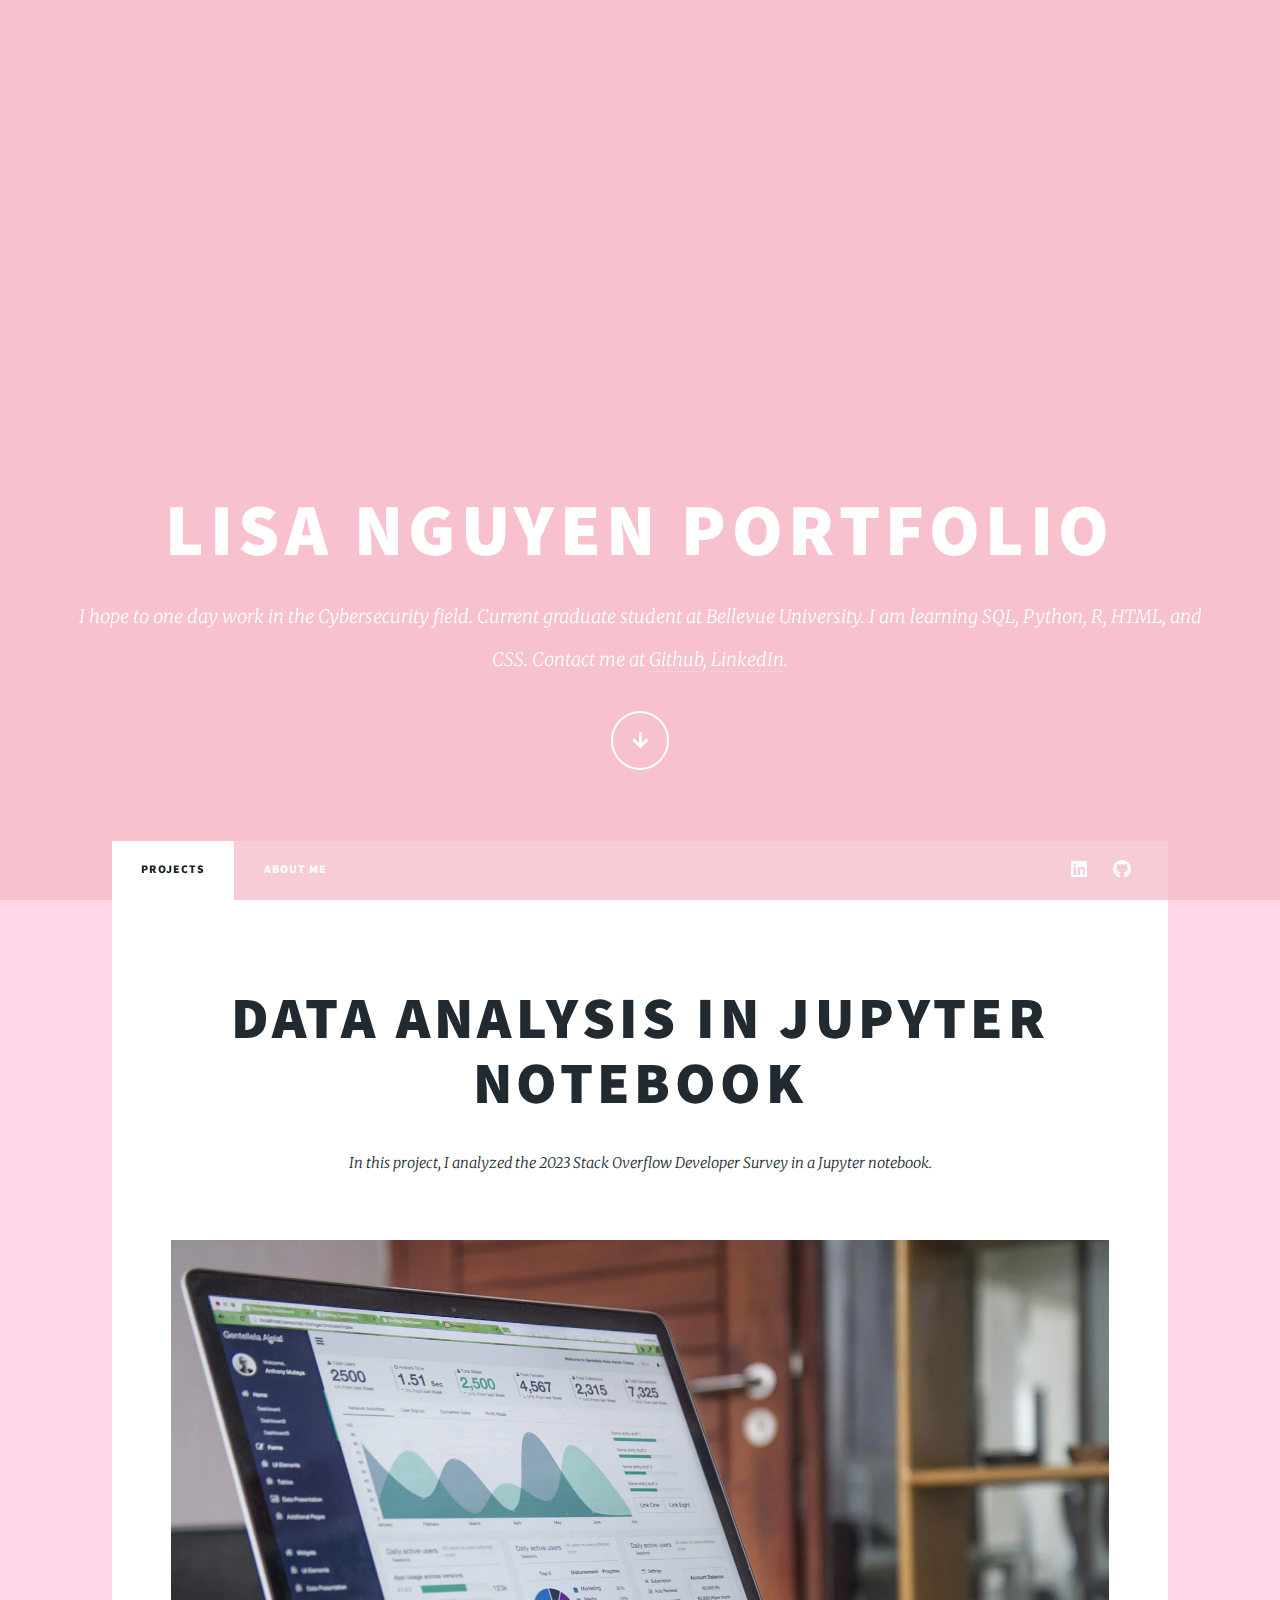
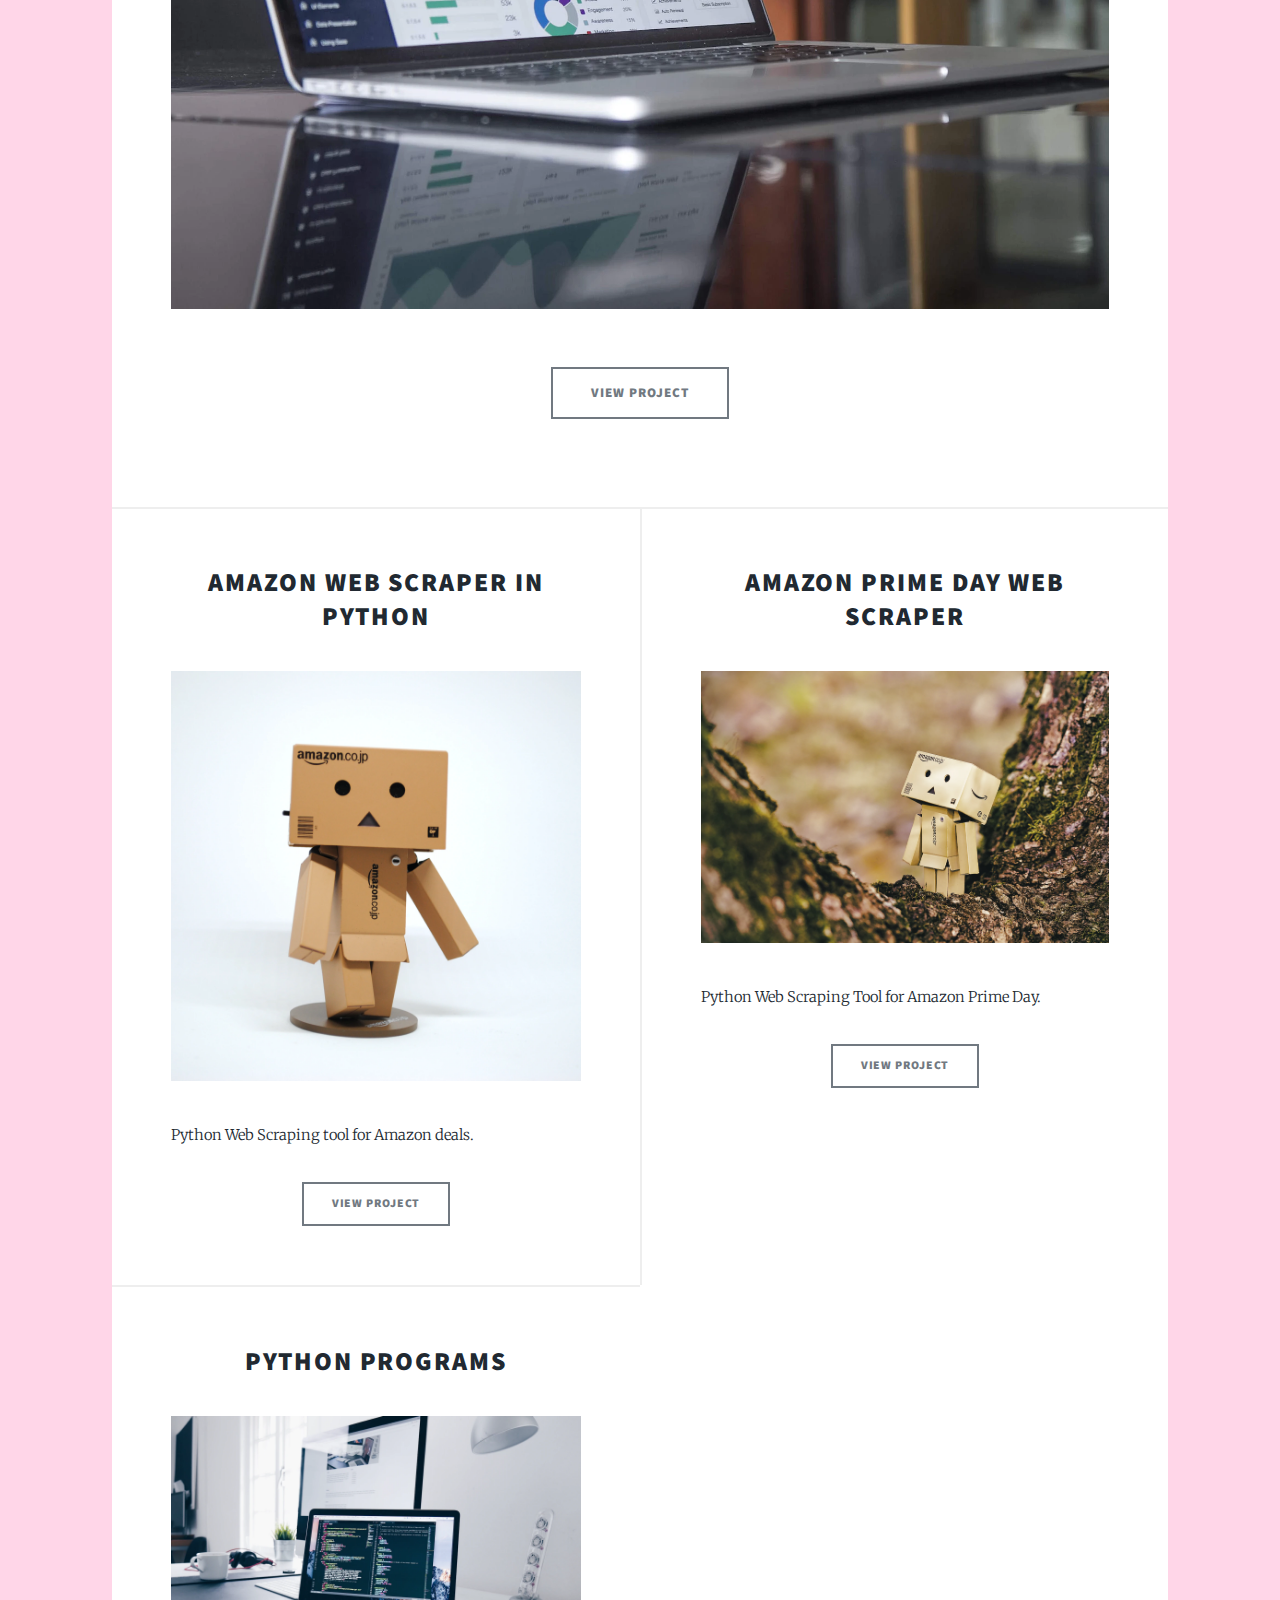
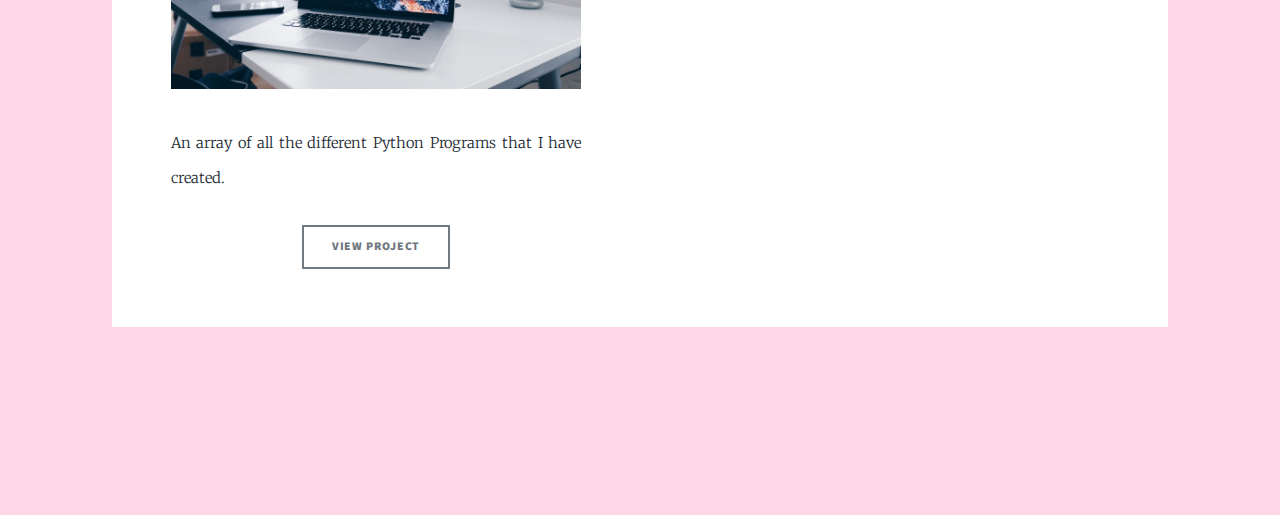
<file: index.html>
<!DOCTYPE HTML>
<!--
	Massively by HTML5 UP
	html5up.net | @ajlkn
	Free for personal and commercial use under the CCA 3.0 license (html5up.net/license)
-->
<html>
	<head>
		<title>Lisa Nguyen Portfolio</title>
		<meta charset="utf-8" />
		<meta name="viewport" content="width=device-width, initial-scale=1, user-scalable=no" />
		<link rel="stylesheet" href="assets/css/main.css" />
		<noscript><link rel="stylesheet" href="assets/css/noscript.css" /></noscript>
	</head>
	<body class="is-preload">

		<!-- Wrapper -->
			<div id="wrapper" class="fade-in">

				<!-- Intro -->
					<div id="intro">
						<h1>Lisa Nguyen Portfolio<br />
						</h1>
						<p>I hope to one day work in the Cybersecurity field. Current graduate student at Bellevue University. I am learning SQL, Python, R, HTML, and CSS. Contact me at <a href="https://github.com/nguyenlisa1234">Github</a>, <a href="https://linkedin.com/in/lisa-thanh-nguyen">LinkedIn</a>.</p>
						<ul class="actions">
							<li><a href="#header" class="button icon solid solo fa-arrow-down scrolly">Continue</a></li>
						</ul>
					</div>

				<!-- Header -->
					<header id="header">
						<a href="index.html" class="logo">Projects</a>
					</header>

				<!-- Nav -->
					<nav id="nav">
						<ul class="links">
							<li class="active"><a href="index.html">Projects</a></li>
							<li><a href="generic.html">About Me</a></li>
						</ul>
						<ul class="icons">
							<li><a href="https://linkedin.com/in/lisa-thanh-nguyen" class="icon brands alt fa-linkedin"><span class="label">LinkedIn</span></a></li>
							<li><a href="https://github.com/nguyenlisa1234" class="icon brands alt fa-github"><span class="label">GitHub</span></a></li>
						</ul>
					</nav>

				<!-- Main -->
					<div id="main">

						<!-- Featured Post -->
							<article class="post featured">
								<header class="major">
									<h2><a href="https://github.com/nguyenlisa1234/Data-Analysis-Survey/blob/main/surveySummary.ipynb">Data Analysis in Jupyter Notebook<br />
									</a></h2>
									<p>In this project, I analyzed the 2023 Stack Overflow Developer Survey in a Jupyter notebook.</p>
								</header>
								<a href="https://github.com/nguyenlisa1234/Data-Analysis-Survey/blob/main/surveySummary.ipynb" class="image main"><img src="images/photo-1460925895917-afdab827c52f.webp" alt="" /></a>
								<ul class="actions special">
									<li><a href="https://github.com/nguyenlisa1234/Data-Analysis-Survey/blob/main/surveySummary.ipynb" class="button large">View Project</a></li>
								</ul> 
							</article>

						<!-- Posts -->
							<section class="posts">
								<article>
									<header>
										<h2><a href="https://github.com/nguyenlisa1234/Amazon-Web-Scraper/blob/main/amazonWebScraping.py">Amazon Web Scraper in Python<br />
										</a></h2>
									</header>
									<a href="https://github.com/nguyenlisa1234/Amazon-Web-Scraper/blob/main/amazonWebScraping.py" class="image fit"><img src="images/photo-1522780550166-284a0288c8df.webp" alt="" /></a>
									<p>Python Web Scraping tool for Amazon deals.</p>
									<ul class="actions special">
										<li><a href="https://github.com/nguyenlisa1234/Amazon-Web-Scraper/blob/main/amazonWebScraping.py" class="button">View Project</a></li>
									</ul>
								</article>
								<article>
									<header>
										<h2><a href="https://github.com/nguyenlisa1234/Amazon-Web-Scraper/blob/main/primeDay.py">Amazon Prime Day Web Scraper<br />
										</a></h2>
									</header>
									<a href="https://github.com/nguyenlisa1234/Amazon-Web-Scraper/blob/main/primeDay.py" class="image fit"><img src="images/photo-1557899563-1940fc95709c.webp" alt="" /></a>
									<p>Python Web Scraping Tool for Amazon Prime Day.</p>
									<ul class="actions special">
										<li><a href="https://github.com/nguyenlisa1234/Amazon-Web-Scraper/blob/main/primeDay.py" class="button">View Project</a></li>
									</ul>
								</article>
								<article>
									<header>
										<h2><a href="https://github.com/nguyenlisa1234/python-programs">Python Programs<br />
										</a></h2>
									</header>
									<a href="https://github.com/nguyenlisa1234/python-programs" class="image fit"><img src="images/photo-1498050108023-c5249f4df085.webp" alt="" /></a>
									<p>An array of all the different Python Programs that I have created.</p>
									<ul class="actions special">
										<li><a href="https://github.com/nguyenlisa1234/python-programs" class="button">View Project</a></li>
									</ul>
								</article>
							</section>
					</div>
				<!-- Copyright -->
					<div id="copyright">
						<ul><li>&copy; Untitled</li><li>Design: <a href="https://html5up.net">HTML5 UP</a></li></ul>
					</div>

			</div>

		<!-- Scripts -->
			<script src="assets/js/jquery.min.js"></script>
			<script src="assets/js/jquery.scrollex.min.js"></script>
			<script src="assets/js/jquery.scrolly.min.js"></script>
			<script src="assets/js/browser.min.js"></script>
			<script src="assets/js/breakpoints.min.js"></script>
			<script src="assets/js/util.js"></script>
			<script src="assets/js/main.js"></script>

	</body>
</html>
</file>
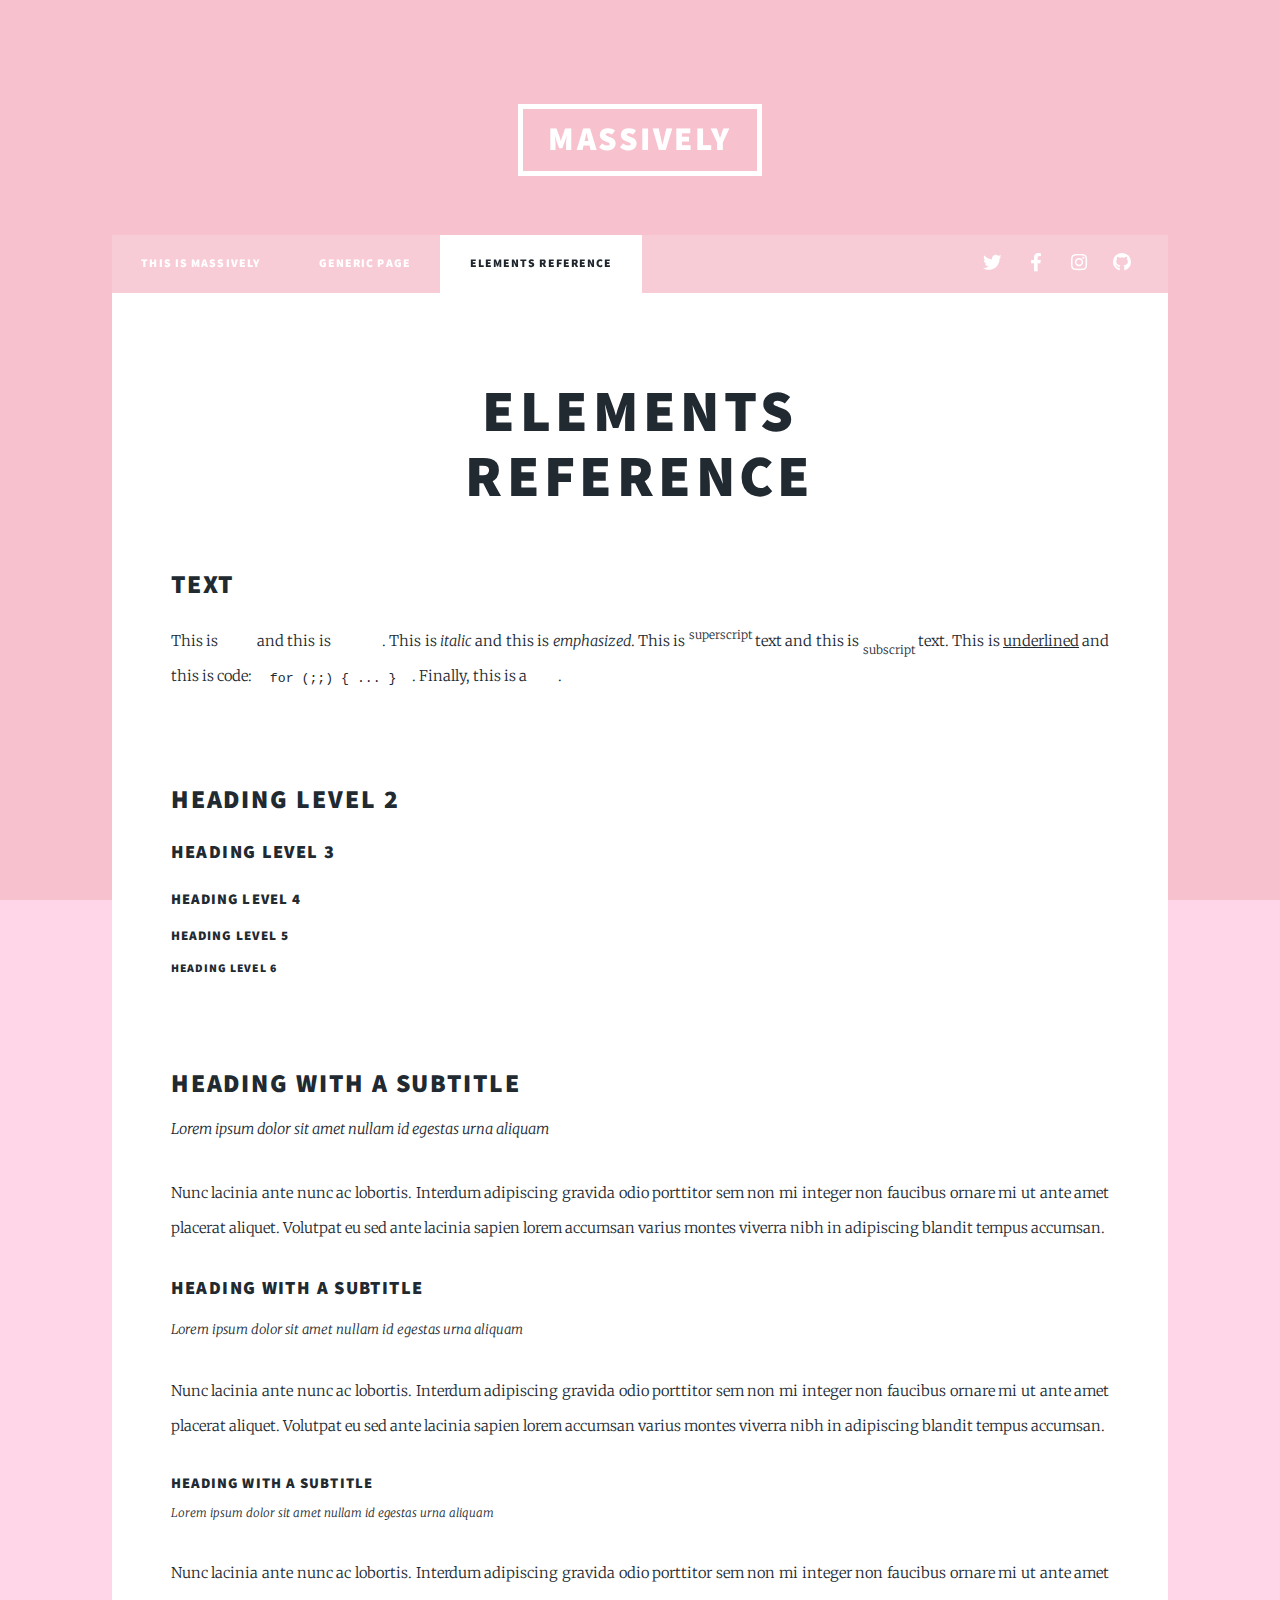
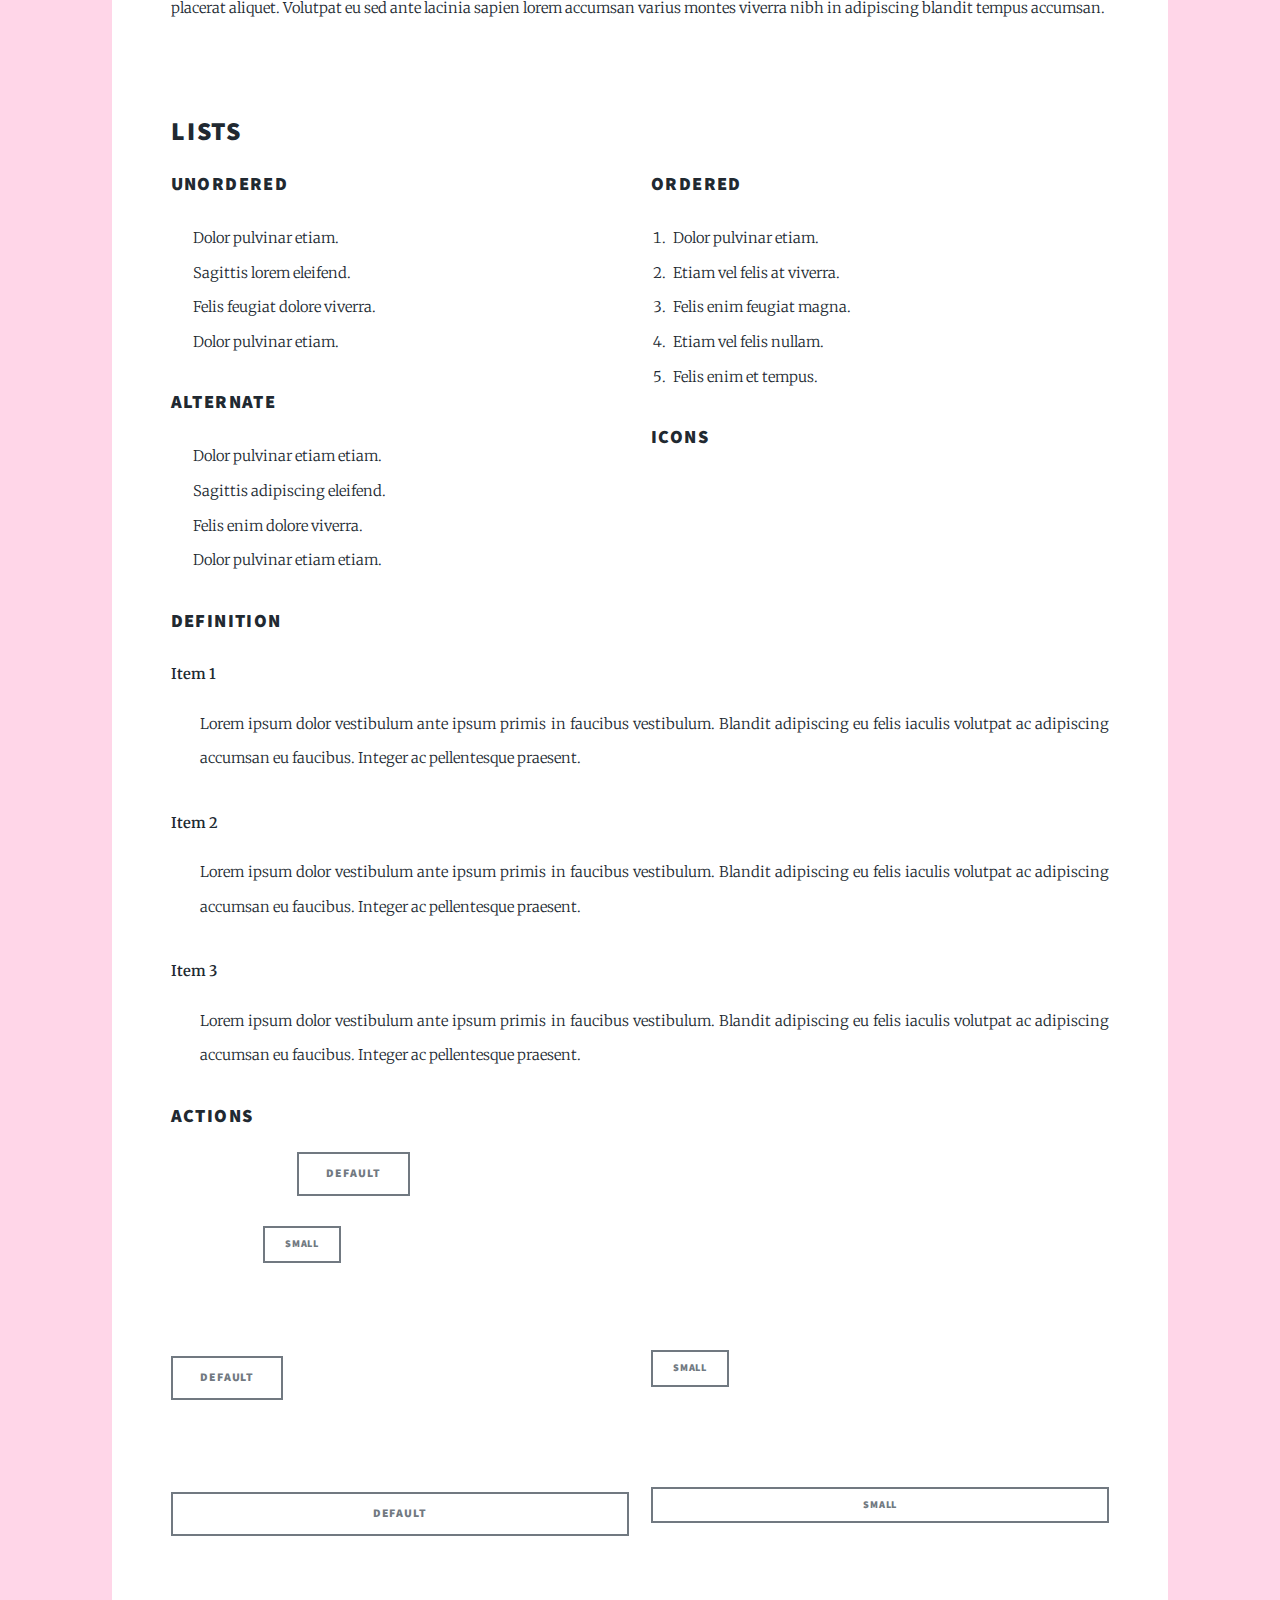
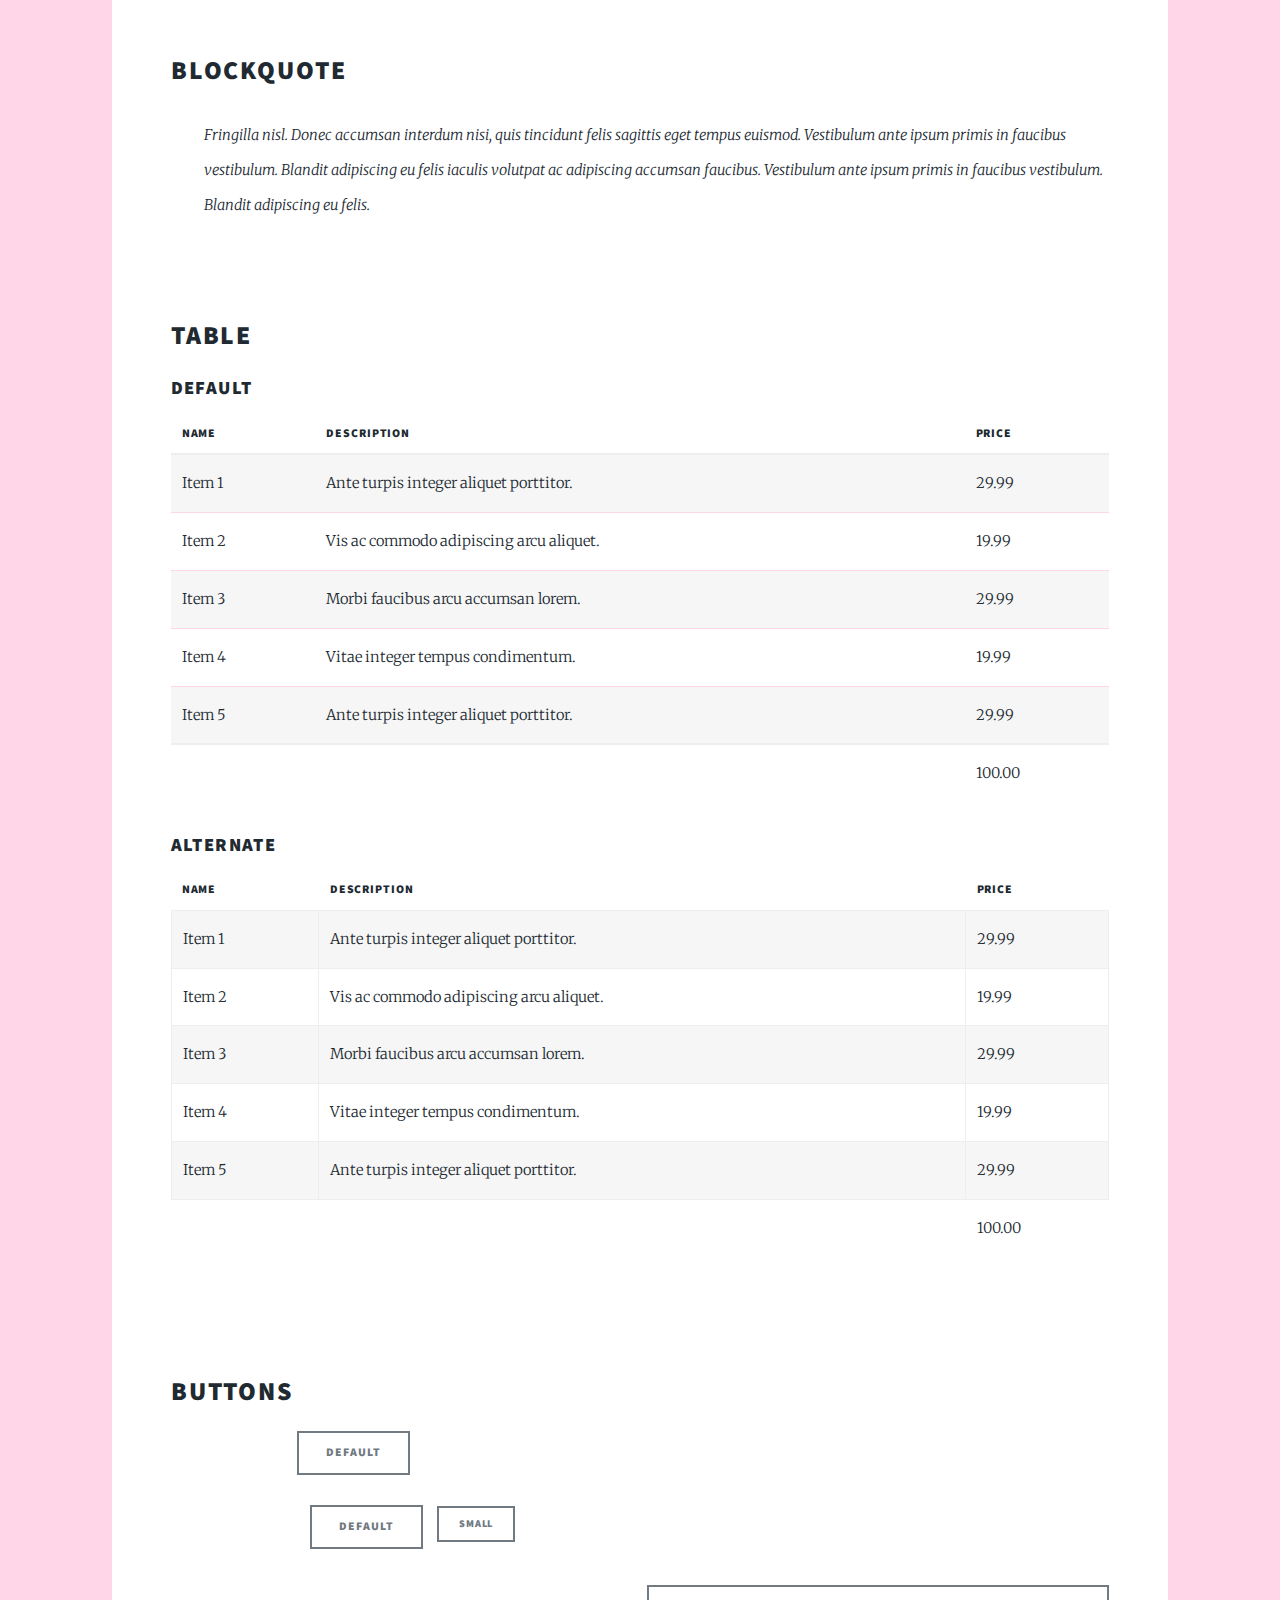
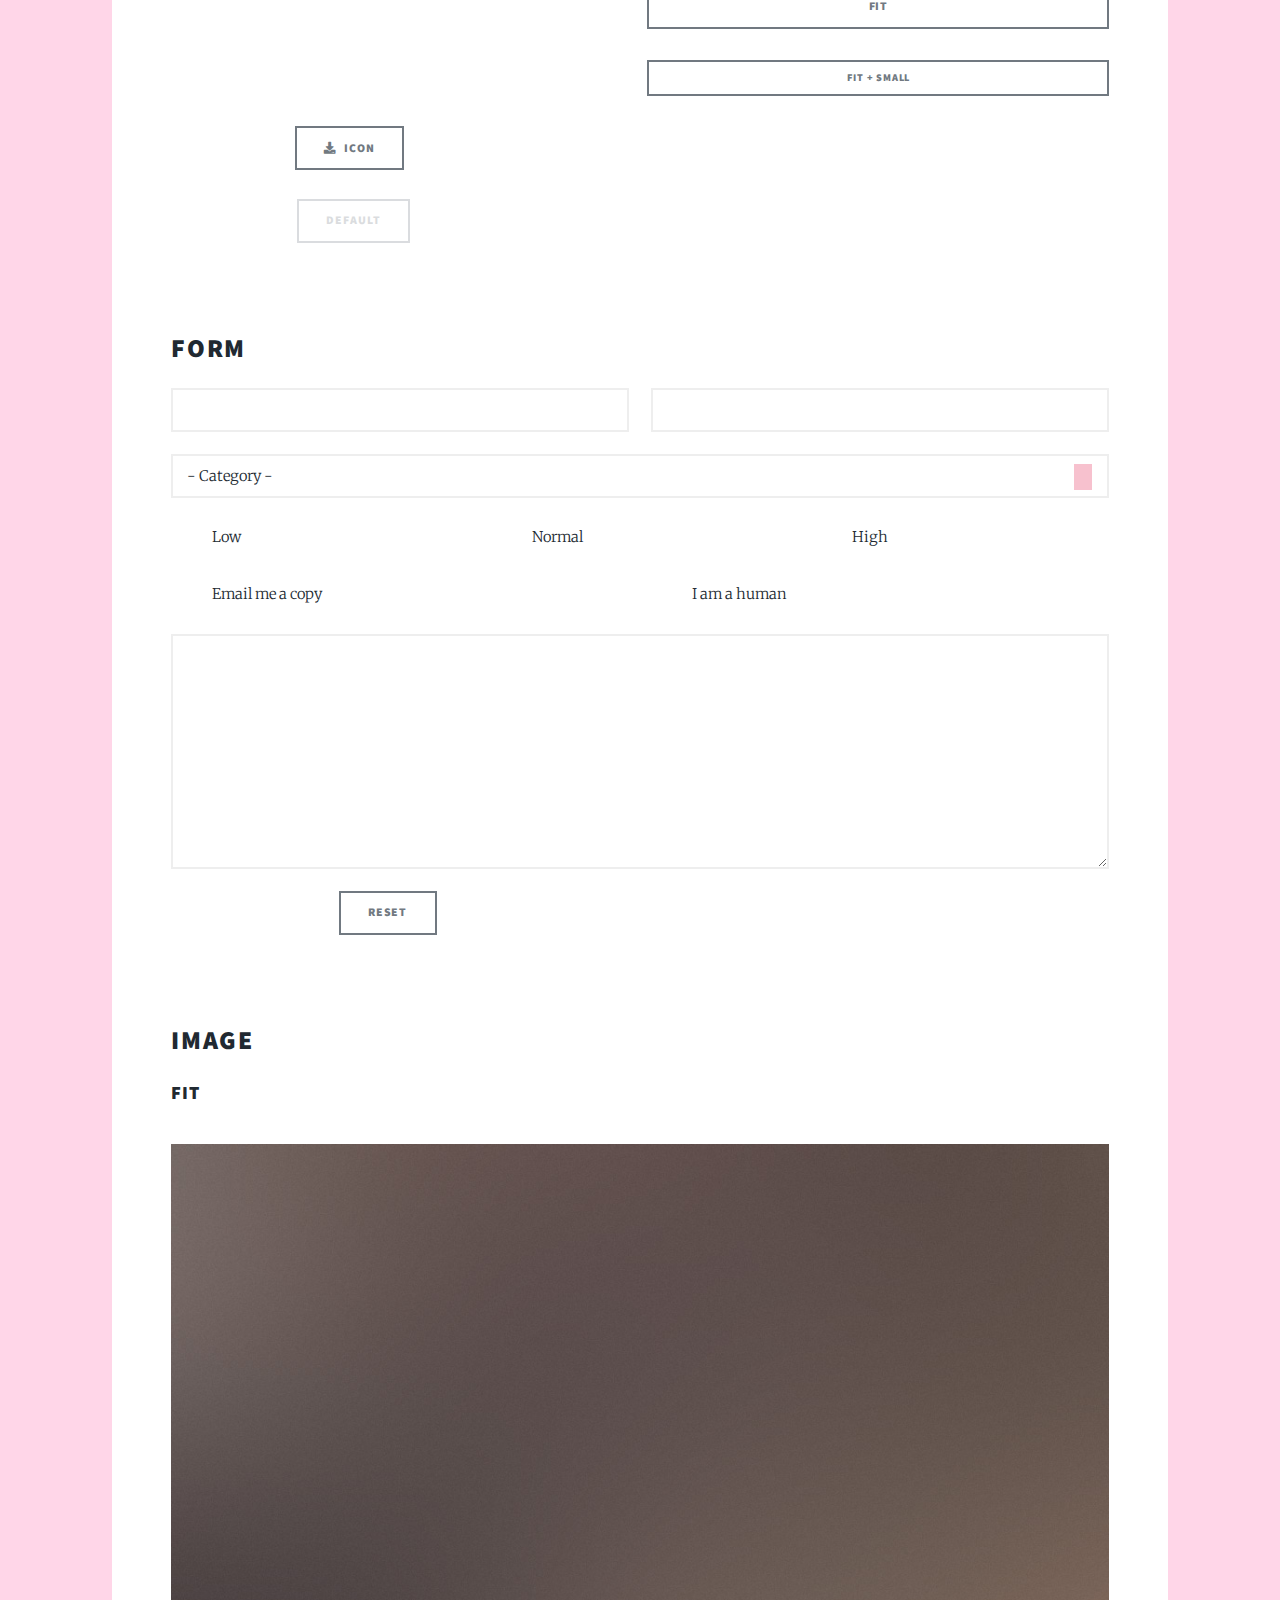
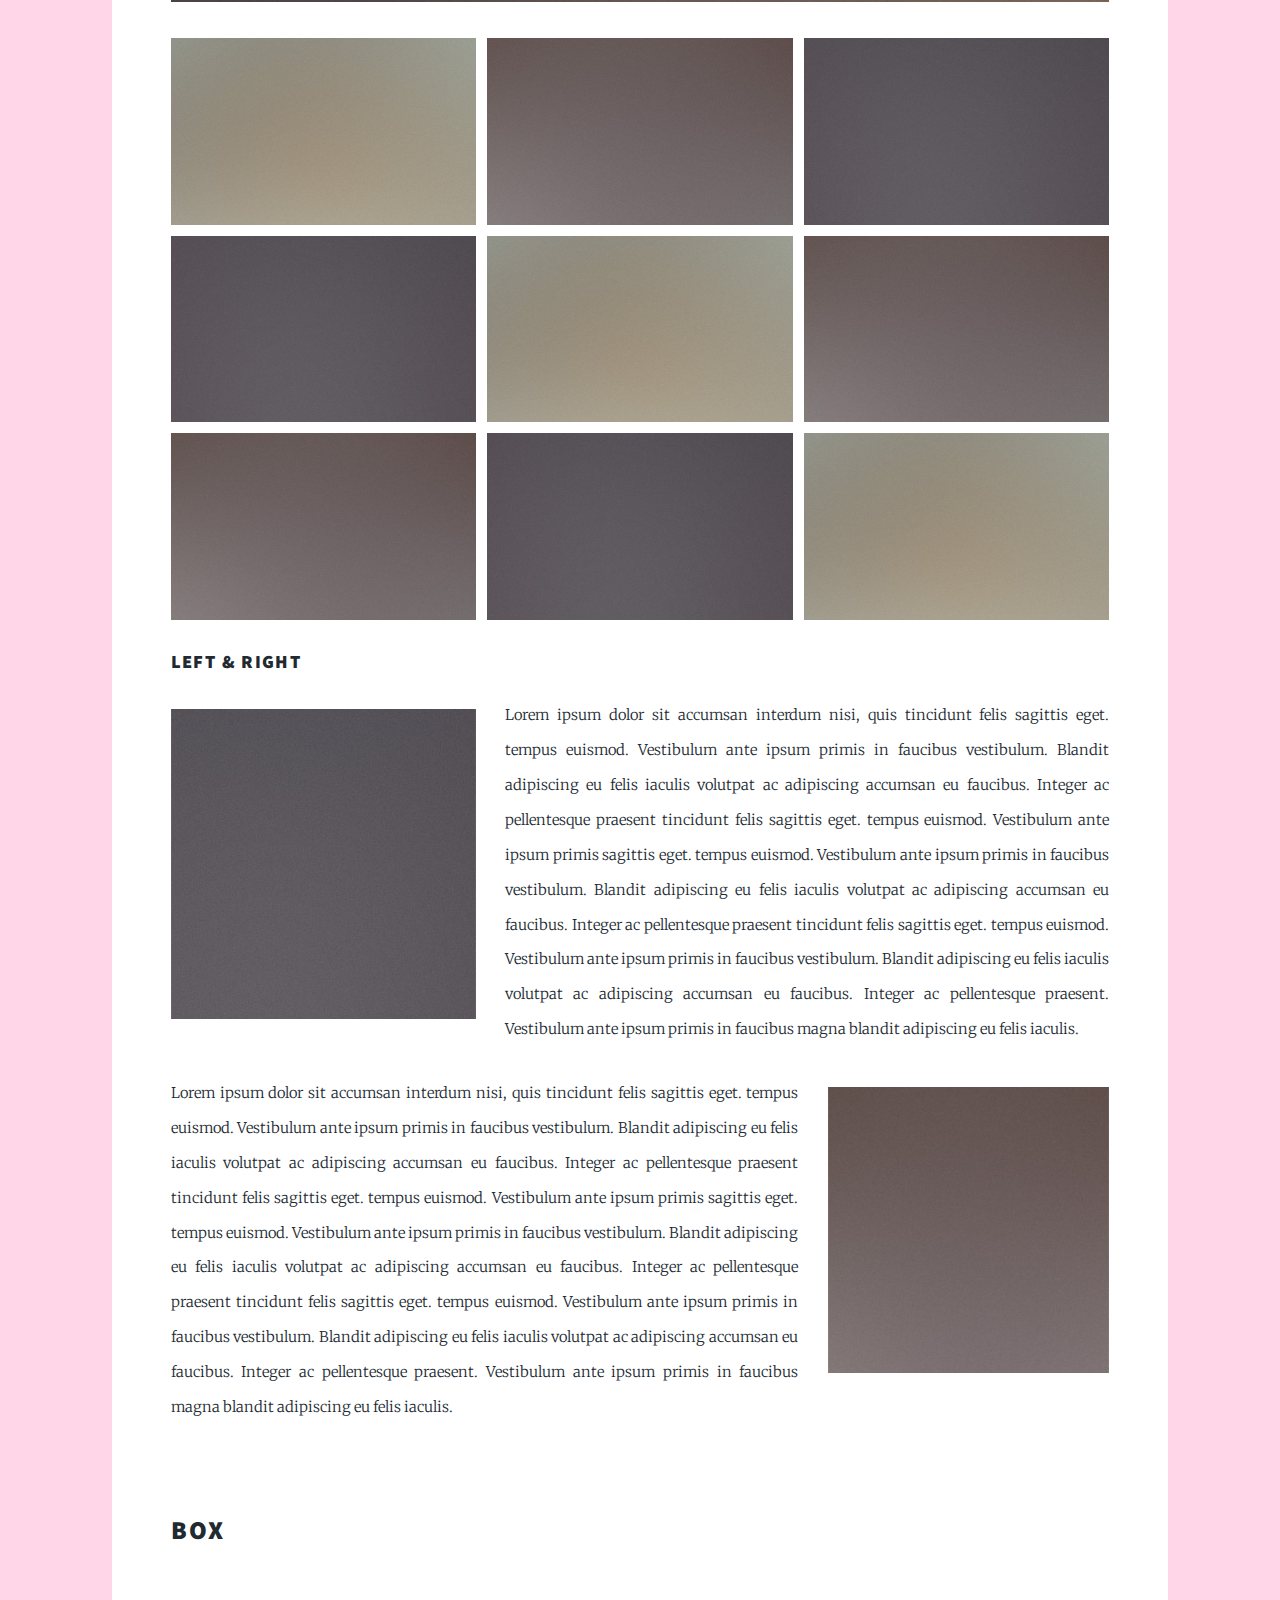
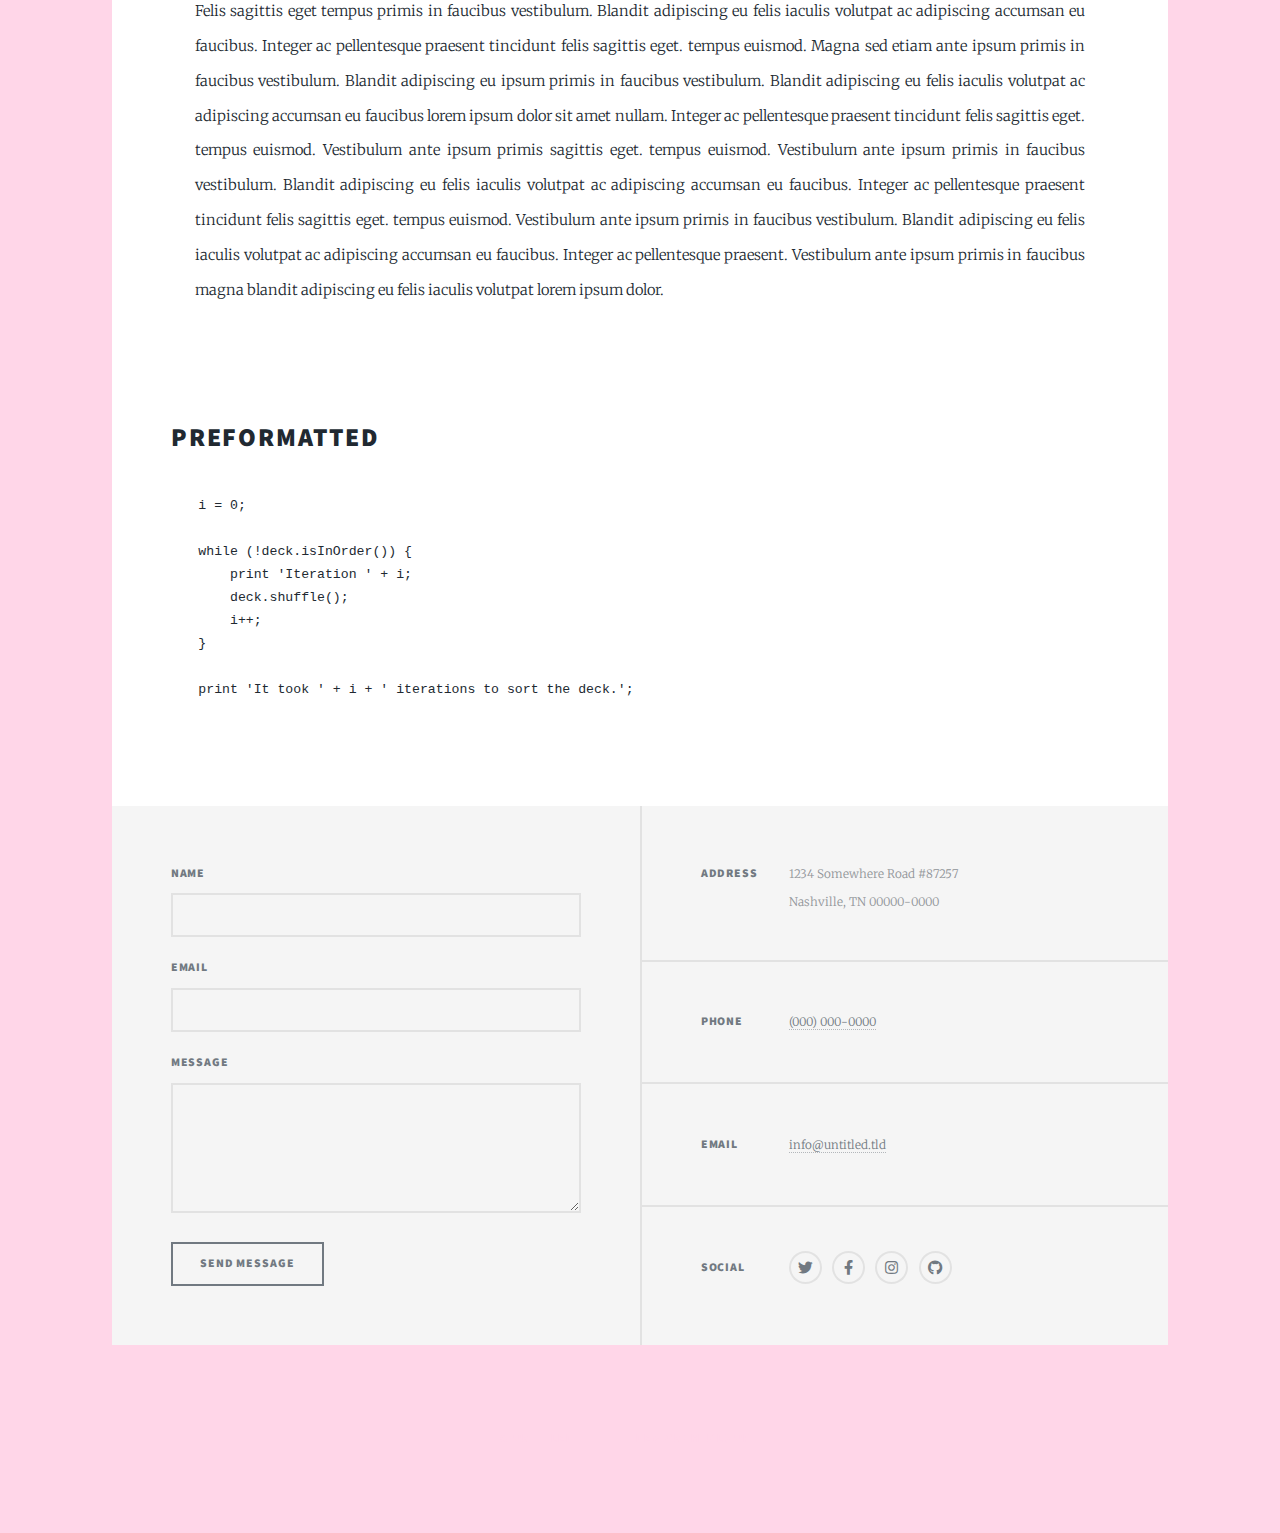
<file: elements.html>
<!DOCTYPE HTML>
<!--
	Massively by HTML5 UP
	html5up.net | @ajlkn
	Free for personal and commercial use under the CCA 3.0 license (html5up.net/license)
-->
<html>
	<head>
		<title>Elements Reference - Massively by HTML5 UP</title>
		<meta charset="utf-8" />
		<meta name="viewport" content="width=device-width, initial-scale=1, user-scalable=no" />
		<link rel="stylesheet" href="assets/css/main.css" />
		<noscript><link rel="stylesheet" href="assets/css/noscript.css" /></noscript>
	</head>
	<body class="is-preload">

		<!-- Wrapper -->
			<div id="wrapper">

				<!-- Header -->
					<header id="header">
						<a href="index.html" class="logo">Massively</a>
					</header>

				<!-- Nav -->
					<nav id="nav">
						<ul class="links">
							<li><a href="index.html">This is Massively</a></li>
							<li><a href="generic.html">Generic Page</a></li>
							<li class="active"><a href="elements.html">Elements Reference</a></li>
						</ul>
						<ul class="icons">
							<li><a href="#" class="icon brands fa-twitter"><span class="label">Twitter</span></a></li>
							<li><a href="#" class="icon brands fa-facebook-f"><span class="label">Facebook</span></a></li>
							<li><a href="#" class="icon brands fa-instagram"><span class="label">Instagram</span></a></li>
							<li><a href="#" class="icon brands fa-github"><span class="label">GitHub</span></a></li>
						</ul>
					</nav>

				<!-- Main -->
					<div id="main">

						<!-- Post -->
							<section class="post">
								<header class="major">
									<h1>Elements<br />
									Reference</h1>
								</header>

								<!-- Text stuff -->
									<h2>Text</h2>
									<p>This is <b>bold</b> and this is <strong>strong</strong>. This is <i>italic</i> and this is <em>emphasized</em>.
									This is <sup>superscript</sup> text and this is <sub>subscript</sub> text.
									This is <u>underlined</u> and this is code: <code>for (;;) { ... }</code>.
									Finally, this is a <a href="#">link</a>.</p>
									<hr />
									<h2>Heading Level 2</h2>
									<h3>Heading Level 3</h3>
									<h4>Heading Level 4</h4>
									<h5>Heading Level 5</h5>
									<h6>Heading Level 6</h6>
									<hr />
									<header>
										<h2>Heading with a Subtitle</h2>
										<p>Lorem ipsum dolor sit amet nullam id egestas urna aliquam</p>
									</header>
									<p>Nunc lacinia ante nunc ac lobortis. Interdum adipiscing gravida odio porttitor sem non mi integer non faucibus ornare mi ut ante amet placerat aliquet. Volutpat eu sed ante lacinia sapien lorem accumsan varius montes viverra nibh in adipiscing blandit tempus accumsan.</p>
									<header>
										<h3>Heading with a Subtitle</h3>
										<p>Lorem ipsum dolor sit amet nullam id egestas urna aliquam</p>
									</header>
									<p>Nunc lacinia ante nunc ac lobortis. Interdum adipiscing gravida odio porttitor sem non mi integer non faucibus ornare mi ut ante amet placerat aliquet. Volutpat eu sed ante lacinia sapien lorem accumsan varius montes viverra nibh in adipiscing blandit tempus accumsan.</p>
									<header>
										<h4>Heading with a Subtitle</h4>
										<p>Lorem ipsum dolor sit amet nullam id egestas urna aliquam</p>
									</header>
									<p>Nunc lacinia ante nunc ac lobortis. Interdum adipiscing gravida odio porttitor sem non mi integer non faucibus ornare mi ut ante amet placerat aliquet. Volutpat eu sed ante lacinia sapien lorem accumsan varius montes viverra nibh in adipiscing blandit tempus accumsan.</p>

									<hr />

								<!-- Lists -->
									<h2>Lists</h2>
									<div class="row">
										<div class="col-6 col-12-small">

											<h3>Unordered</h3>
											<ul>
												<li>Dolor pulvinar etiam.</li>
												<li>Sagittis lorem eleifend.</li>
												<li>Felis feugiat dolore viverra.</li>
												<li>Dolor pulvinar etiam.</li>
											</ul>

											<h3>Alternate</h3>
											<ul class="alt">
												<li>Dolor pulvinar etiam etiam.</li>
												<li>Sagittis adipiscing eleifend.</li>
												<li>Felis enim dolore viverra.</li>
												<li>Dolor pulvinar etiam etiam.</li>
											</ul>

										</div>
										<div class="col-6 col-12-small">

											<h3>Ordered</h3>
											<ol>
												<li>Dolor pulvinar etiam.</li>
												<li>Etiam vel felis at viverra.</li>
												<li>Felis enim feugiat magna.</li>
												<li>Etiam vel felis nullam.</li>
												<li>Felis enim et tempus.</li>
											</ol>

											<h3>Icons</h3>
											<ul class="icons">
												<li><a href="#" class="icon brands fa-twitter"><span class="label">Twitter</span></a></li>
												<li><a href="#" class="icon brands fa-facebook-f"><span class="label">Facebook</span></a></li>
												<li><a href="#" class="icon brands fa-instagram"><span class="label">Instagram</span></a></li>
												<li><a href="#" class="icon brands fa-github"><span class="label">Github</span></a></li>
												<li><a href="#" class="icon brands fa-dribbble"><span class="label">Dribbble</span></a></li>
											</ul>
											<ul class="icons alt">
												<li><a href="#" class="icon brands alt fa-twitter"><span class="label">Twitter</span></a></li>
												<li><a href="#" class="icon brands alt fa-facebook-f"><span class="label">Facebook</span></a></li>
												<li><a href="#" class="icon brands alt fa-instagram"><span class="label">Instagram</span></a></li>
												<li><a href="#" class="icon brands alt fa-github"><span class="label">Github</span></a></li>
												<li><a href="#" class="icon brands alt fa-dribbble"><span class="label">Dribbble</span></a></li>
											</ul>

										</div>
									</div>
									<h3>Definition</h3>
									<dl>
										<dt>Item 1</dt>
										<dd>
											<p>Lorem ipsum dolor vestibulum ante ipsum primis in faucibus vestibulum. Blandit adipiscing eu felis iaculis volutpat ac adipiscing accumsan eu faucibus. Integer ac pellentesque praesent.</p>
										</dd>
										<dt>Item 2</dt>
										<dd>
											<p>Lorem ipsum dolor vestibulum ante ipsum primis in faucibus vestibulum. Blandit adipiscing eu felis iaculis volutpat ac adipiscing accumsan eu faucibus. Integer ac pellentesque praesent.</p>
										</dd>
										<dt>Item 3</dt>
										<dd>
											<p>Lorem ipsum dolor vestibulum ante ipsum primis in faucibus vestibulum. Blandit adipiscing eu felis iaculis volutpat ac adipiscing accumsan eu faucibus. Integer ac pellentesque praesent.</p>
										</dd>
									</dl>

									<h3>Actions</h3>
									<ul class="actions">
										<li><a href="#" class="button primary">Primary</a></li>
										<li><a href="#" class="button">Default</a></li>
									</ul>
									<ul class="actions small">
										<li><a href="#" class="button primary small">Small</a></li>
										<li><a href="#" class="button small">Small</a></li>
									</ul>
									<div class="row">
										<div class="col-6 col-12-small">
											<ul class="actions stacked">
												<li><a href="#" class="button primary">Default</a></li>
												<li><a href="#" class="button">Default</a></li>
											</ul>
										</div>
										<div class="col-6 col-12-small">
											<ul class="actions stacked">
												<li><a href="#" class="button primary small">Small</a></li>
												<li><a href="#" class="button small">Small</a></li>
											</ul>
										</div>
									</div>
									<div class="row">
										<div class="col-6 col-12-small">
											<ul class="actions stacked">
												<li><a href="#" class="button primary fit">Default</a></li>
												<li><a href="#" class="button fit">Default</a></li>
											</ul>
										</div>
										<div class="col-6 col-12-small">
											<ul class="actions stacked">
												<li><a href="#" class="button primary small fit">Small</a></li>
												<li><a href="#" class="button small fit">Small</a></li>
											</ul>
										</div>
									</div>

									<hr />

								<!-- Blockquote -->
									<h2>Blockquote</h2>
									<blockquote>Fringilla nisl. Donec accumsan interdum nisi, quis tincidunt felis sagittis eget tempus euismod. Vestibulum ante ipsum primis in faucibus vestibulum. Blandit adipiscing eu felis iaculis volutpat ac adipiscing accumsan faucibus. Vestibulum ante ipsum primis in faucibus vestibulum. Blandit adipiscing eu felis.</blockquote>

									<hr />

								<!-- Table -->
									<h2>Table</h2>

									<h3>Default</h3>
									<div class="table-wrapper">
										<table>
											<thead>
												<tr>
													<th>Name</th>
													<th>Description</th>
													<th>Price</th>
												</tr>
											</thead>
											<tbody>
												<tr>
													<td>Item 1</td>
													<td>Ante turpis integer aliquet porttitor.</td>
													<td>29.99</td>
												</tr>
												<tr>
													<td>Item 2</td>
													<td>Vis ac commodo adipiscing arcu aliquet.</td>
													<td>19.99</td>
												</tr>
												<tr>
													<td>Item 3</td>
													<td> Morbi faucibus arcu accumsan lorem.</td>
													<td>29.99</td>
												</tr>
												<tr>
													<td>Item 4</td>
													<td>Vitae integer tempus condimentum.</td>
													<td>19.99</td>
												</tr>
												<tr>
													<td>Item 5</td>
													<td>Ante turpis integer aliquet porttitor.</td>
													<td>29.99</td>
												</tr>
											</tbody>
											<tfoot>
												<tr>
													<td colspan="2"></td>
													<td>100.00</td>
												</tr>
											</tfoot>
										</table>
									</div>

									<h3>Alternate</h3>
									<div class="table-wrapper">
										<table class="alt">
											<thead>
												<tr>
													<th>Name</th>
													<th>Description</th>
													<th>Price</th>
												</tr>
											</thead>
											<tbody>
												<tr>
													<td>Item 1</td>
													<td>Ante turpis integer aliquet porttitor.</td>
													<td>29.99</td>
												</tr>
												<tr>
													<td>Item 2</td>
													<td>Vis ac commodo adipiscing arcu aliquet.</td>
													<td>19.99</td>
												</tr>
												<tr>
													<td>Item 3</td>
													<td> Morbi faucibus arcu accumsan lorem.</td>
													<td>29.99</td>
												</tr>
												<tr>
													<td>Item 4</td>
													<td>Vitae integer tempus condimentum.</td>
													<td>19.99</td>
												</tr>
												<tr>
													<td>Item 5</td>
													<td>Ante turpis integer aliquet porttitor.</td>
													<td>29.99</td>
												</tr>
											</tbody>
											<tfoot>
												<tr>
													<td colspan="2"></td>
													<td>100.00</td>
												</tr>
											</tfoot>
										</table>
									</div>

									<hr />

								<!-- Buttons -->
									<h2>Buttons</h2>
									<ul class="actions">
										<li><a href="#" class="button primary">Primary</a></li>
										<li><a href="#" class="button">Default</a></li>
									</ul>
									<ul class="actions">
										<li><a href="#" class="button primary large">Large</a></li>
										<li><a href="#" class="button">Default</a></li>
										<li><a href="#" class="button small">Small</a></li>
									</ul>
									<ul class="actions fit">
										<li><a href="#" class="button primary fit">Fit</a></li>
										<li><a href="#" class="button fit">Fit</a></li>
									</ul>
									<ul class="actions fit small">
										<li><a href="#" class="button primary fit small">Fit + Small</a></li>
										<li><a href="#" class="button fit small">Fit + Small</a></li>
									</ul>
									<ul class="actions">
										<li><a href="#" class="button primary icon solid fa-search">Icon</a></li>
										<li><a href="#" class="button icon solid fa-download">Icon</a></li>
									</ul>
									<ul class="actions">
										<li><span class="button primary disabled">Primary</span></li>
										<li><span class="button disabled">Default</span></li>
									</ul>

									<hr />

								<!-- Form -->
									<h2>Form</h2>

									<form method="post" action="#">
										<div class="row gtr-uniform">
											<div class="col-6 col-12-xsmall">
												<input type="text" name="demo-name" id="demo-name" value="" placeholder="Name" />
											</div>
											<div class="col-6 col-12-xsmall">
												<input type="email" name="demo-email" id="demo-email" value="" placeholder="Email" />
											</div>
											<!-- Break -->
											<div class="col-12">
												<select name="demo-category" id="demo-category">
													<option value="">- Category -</option>
													<option value="1">Manufacturing</option>
													<option value="1">Shipping</option>
													<option value="1">Administration</option>
													<option value="1">Human Resources</option>
												</select>
											</div>
											<!-- Break -->
											<div class="col-4 col-12-small">
												<input type="radio" id="demo-priority-low" name="demo-priority" checked>
												<label for="demo-priority-low">Low</label>
											</div>
											<div class="col-4 col-12-small">
												<input type="radio" id="demo-priority-normal" name="demo-priority">
												<label for="demo-priority-normal">Normal</label>
											</div>
											<div class="col-4 col-12-small">
												<input type="radio" id="demo-priority-high" name="demo-priority">
												<label for="demo-priority-high">High</label>
											</div>
											<!-- Break -->
											<div class="col-6 col-12-small">
												<input type="checkbox" id="demo-copy" name="demo-copy">
												<label for="demo-copy">Email me a copy</label>
											</div>
											<div class="col-6 col-12-small">
												<input type="checkbox" id="demo-human" name="demo-human" checked>
												<label for="demo-human">I am a human</label>
											</div>
											<!-- Break -->
											<div class="col-12">
												<textarea name="demo-message" id="demo-message" placeholder="Enter your message" rows="6"></textarea>
											</div>
											<!-- Break -->
											<div class="col-12">
												<ul class="actions">
													<li><input type="submit" value="Send Message" class="primary" /></li>
													<li><input type="reset" value="Reset" /></li>
												</ul>
											</div>
										</div>
									</form>

									<hr />

								<!-- Image -->
									<h2>Image</h2>

									<h3>Fit</h3>
									<span class="image fit"><img src="images/pic01.jpg" alt="" /></span>
									<div class="box alt">
										<div class="row gtr-50 gtr-uniform">
											<div class="col-4"><span class="image fit"><img src="images/pic02.jpg" alt="" /></span></div>
											<div class="col-4"><span class="image fit"><img src="images/pic03.jpg" alt="" /></span></div>
											<div class="col-4"><span class="image fit"><img src="images/pic04.jpg" alt="" /></span></div>
											<!-- Break -->
											<div class="col-4"><span class="image fit"><img src="images/pic04.jpg" alt="" /></span></div>
											<div class="col-4"><span class="image fit"><img src="images/pic02.jpg" alt="" /></span></div>
											<div class="col-4"><span class="image fit"><img src="images/pic03.jpg" alt="" /></span></div>
											<!-- Break -->
											<div class="col-4"><span class="image fit"><img src="images/pic03.jpg" alt="" /></span></div>
											<div class="col-4"><span class="image fit"><img src="images/pic04.jpg" alt="" /></span></div>
											<div class="col-4"><span class="image fit"><img src="images/pic02.jpg" alt="" /></span></div>
										</div>
									</div>

									<h3>Left &amp; Right</h3>
									<p><span class="image left"><img src="images/pic08.jpg" alt="" /></span>Lorem ipsum dolor sit accumsan interdum nisi, quis tincidunt felis sagittis eget. tempus euismod. Vestibulum ante ipsum primis in faucibus vestibulum. Blandit adipiscing eu felis iaculis volutpat ac adipiscing accumsan eu faucibus. Integer ac pellentesque praesent tincidunt felis sagittis eget. tempus euismod. Vestibulum ante ipsum primis sagittis eget. tempus euismod. Vestibulum ante ipsum primis in faucibus vestibulum. Blandit adipiscing eu felis iaculis volutpat ac adipiscing accumsan eu faucibus. Integer ac pellentesque praesent tincidunt felis sagittis eget. tempus euismod. Vestibulum ante ipsum primis in faucibus vestibulum. Blandit adipiscing eu felis iaculis volutpat ac adipiscing accumsan eu faucibus. Integer ac pellentesque praesent. Vestibulum ante ipsum primis in faucibus magna blandit adipiscing eu felis iaculis.</p>
									<p><span class="image right"><img src="images/pic09.jpg" alt="" /></span>Lorem ipsum dolor sit accumsan interdum nisi, quis tincidunt felis sagittis eget. tempus euismod. Vestibulum ante ipsum primis in faucibus vestibulum. Blandit adipiscing eu felis iaculis volutpat ac adipiscing accumsan eu faucibus. Integer ac pellentesque praesent tincidunt felis sagittis eget. tempus euismod. Vestibulum ante ipsum primis sagittis eget. tempus euismod. Vestibulum ante ipsum primis in faucibus vestibulum. Blandit adipiscing eu felis iaculis volutpat ac adipiscing accumsan eu faucibus. Integer ac pellentesque praesent tincidunt felis sagittis eget. tempus euismod. Vestibulum ante ipsum primis in faucibus vestibulum. Blandit adipiscing eu felis iaculis volutpat ac adipiscing accumsan eu faucibus. Integer ac pellentesque praesent. Vestibulum ante ipsum primis in faucibus magna blandit adipiscing eu felis iaculis.</p>

									<hr />

								<!-- Box -->
									<h2>Box</h2>
									<div class="box">
										<p>Felis sagittis eget tempus primis in faucibus vestibulum. Blandit adipiscing eu felis iaculis volutpat ac adipiscing accumsan eu faucibus. Integer ac pellentesque praesent tincidunt felis sagittis eget. tempus euismod. Magna sed etiam ante ipsum primis in faucibus vestibulum. Blandit adipiscing eu ipsum primis in faucibus vestibulum. Blandit adipiscing eu felis iaculis volutpat ac adipiscing accumsan eu faucibus lorem ipsum dolor sit amet nullam. Integer ac pellentesque praesent tincidunt felis sagittis eget. tempus euismod. Vestibulum ante ipsum primis sagittis eget. tempus euismod. Vestibulum ante ipsum primis in faucibus vestibulum. Blandit adipiscing eu felis iaculis volutpat ac adipiscing accumsan eu faucibus. Integer ac pellentesque praesent tincidunt felis sagittis eget. tempus euismod. Vestibulum ante ipsum primis in faucibus vestibulum. Blandit adipiscing eu felis iaculis volutpat ac adipiscing accumsan eu faucibus. Integer ac pellentesque praesent. Vestibulum ante ipsum primis in faucibus magna blandit adipiscing eu felis iaculis volutpat lorem ipsum dolor.</p>
									</div>

									<hr />

								<!-- Preformatted Code -->
									<h2>Preformatted</h2>
									<pre><code>i = 0;

while (!deck.isInOrder()) {
    print 'Iteration ' + i;
    deck.shuffle();
    i++;
}

print 'It took ' + i + ' iterations to sort the deck.';
</code></pre>

							</section>

					</div>

				<!-- Footer -->
					<footer id="footer">
						<section>
							<form method="post" action="#">
								<div class="fields">
									<div class="field">
										<label for="name">Name</label>
										<input type="text" name="name" id="name" />
									</div>
									<div class="field">
										<label for="email">Email</label>
										<input type="text" name="email" id="email" />
									</div>
									<div class="field">
										<label for="message">Message</label>
										<textarea name="message" id="message" rows="3"></textarea>
									</div>
								</div>
								<ul class="actions">
									<li><input type="submit" value="Send Message" /></li>
								</ul>
							</form>
						</section>
						<section class="split contact">
							<section class="alt">
								<h3>Address</h3>
								<p>1234 Somewhere Road #87257<br />
								Nashville, TN 00000-0000</p>
							</section>
							<section>
								<h3>Phone</h3>
								<p><a href="#">(000) 000-0000</a></p>
							</section>
							<section>
								<h3>Email</h3>
								<p><a href="#">info@untitled.tld</a></p>
							</section>
							<section>
								<h3>Social</h3>
								<ul class="icons alt">
									<li><a href="#" class="icon brands alt fa-twitter"><span class="label">Twitter</span></a></li>
									<li><a href="#" class="icon brands alt fa-facebook-f"><span class="label">Facebook</span></a></li>
									<li><a href="#" class="icon brands alt fa-instagram"><span class="label">Instagram</span></a></li>
									<li><a href="#" class="icon brands alt fa-github"><span class="label">GitHub</span></a></li>
								</ul>
							</section>
						</section>
					</footer>

				<!-- Copyright -->
					<div id="copyright">
						<ul><li>&copy; Untitled</li><li>Design: <a href="https://html5up.net">HTML5 UP</a></li></ul>
					</div>

			</div>

		<!-- Scripts -->
			<script src="assets/js/jquery.min.js"></script>
			<script src="assets/js/jquery.scrollex.min.js"></script>
			<script src="assets/js/jquery.scrolly.min.js"></script>
			<script src="assets/js/browser.min.js"></script>
			<script src="assets/js/breakpoints.min.js"></script>
			<script src="assets/js/util.js"></script>
			<script src="assets/js/main.js"></script>

	</body>
</html>
</file>
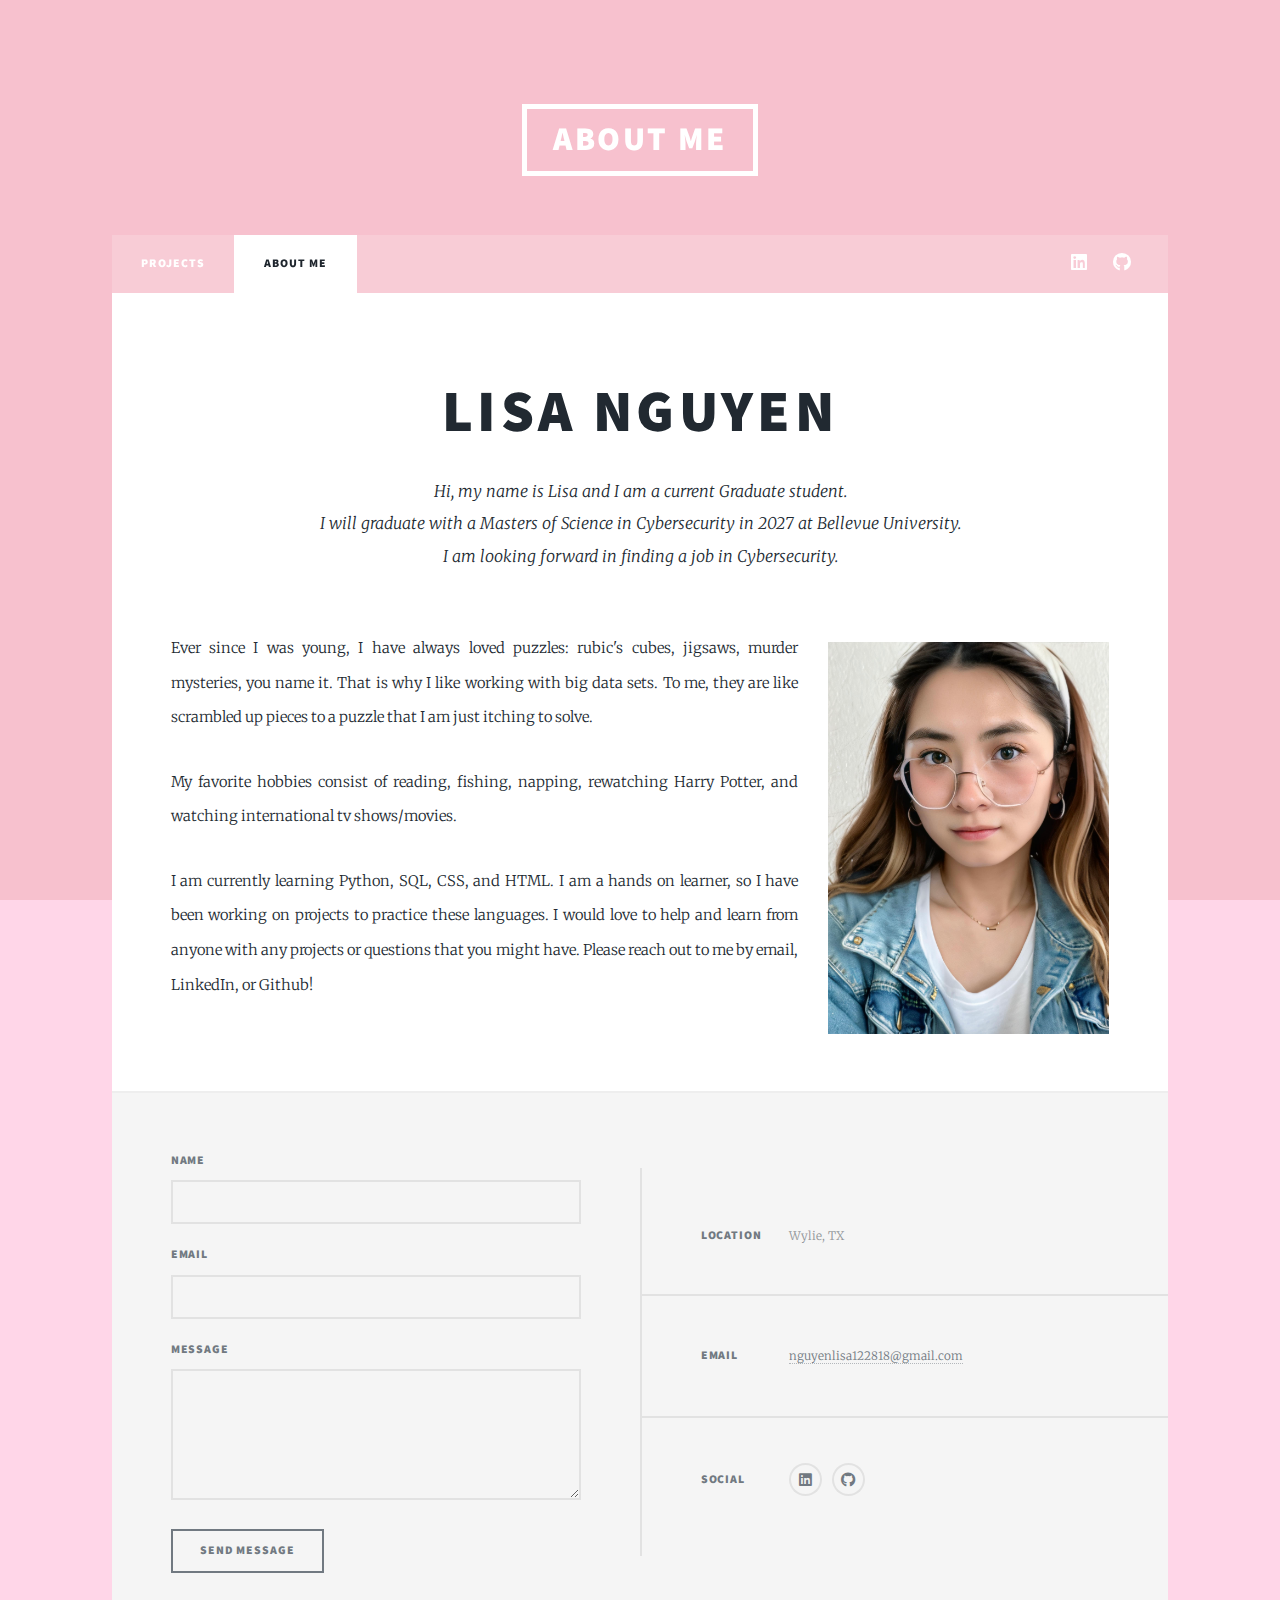
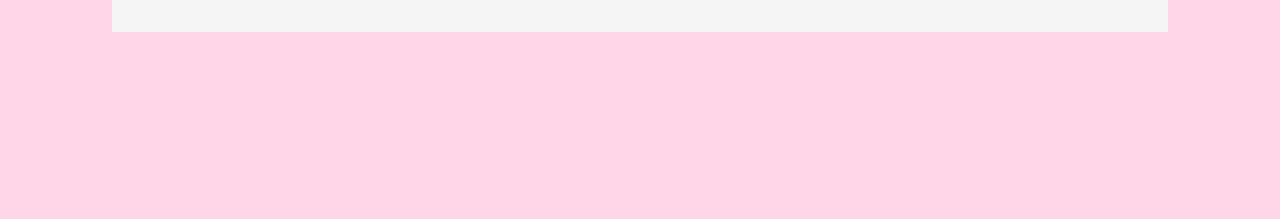
<file: generic.html>
<!DOCTYPE HTML>
<!--
	Massively by HTML5 UP
	html5up.net | @ajlkn
	Free for personal and commercial use under the CCA 3.0 license (html5up.net/license)
-->
<html>
	<head>
		<title>About Me</title>
		<meta charset="utf-8" />
		<meta name="viewport" content="width=device-width, initial-scale=1, user-scalable=no" />
		<link rel="stylesheet" href="assets/css/main.css" />
		<noscript><link rel="stylesheet" href="assets/css/noscript.css" /></noscript>
	</head>
	<body class="is-preload">

		<!-- Wrapper -->
			<div id="wrapper">

				<!-- Header -->
					<header id="header">
						<a href="generic.html" class="logo">About Me</a>
					</header>

				<!-- Nav -->
					<nav id="nav">
						<ul class="links">
							<li><a href="index.html">Projects</a></li>
							<li class="active"><a href="generic.html">About Me</a></li>
						</ul>
						<ul class="icons">
							<li><a href="https://linkedin.com/in/lisa-thanh-nguyen" class="icon brands alt fa-linkedin"><span class="label">LinkedIn</span></a></li>
							<li><a href="https://github.com/nguyenlisa1234" class="icon brands alt fa-github"><span class="label">GitHub</span></a></li>
						</ul>
					</nav>

				<!-- Main -->
					<div id="main">

						<!-- Post -->
							<section class="post">
								<header class="major">
									<h1>Lisa Nguyen<br />
									</h1>
									<p>Hi, my name is Lisa and I am a current Graduate student.<br />
									I will graduate with a Masters of Science in Cybersecurity in 2027 at Bellevue University.<br />
									I am looking forward in finding a job in Cybersecurity.</p>
								</header>
								<img src="images/IMG_E0232.JPG" alt="" class="image right">
								<p>Ever since I was young, I have always loved puzzles: rubic's cubes, jigsaws, murder mysteries, you name it. That is why I like working with big data sets. To me, they are like scrambled up pieces to a puzzle that I am just itching to solve.</p>
								<p>My favorite hobbies consist of reading, fishing, napping, rewatching Harry Potter, and watching international tv shows/movies.</p>
								<p>I am currently learning Python, SQL, CSS, and HTML. I am a hands on learner, so I have been working on projects to practice these languages. I would love to help and learn from anyone with any projects or questions that you might have. Please reach out to me by email, LinkedIn, or Github!</p>
							</section>


				<!-- Footer -->
						<footer id="footer">
							<section>
								<form method="post" action="mailto:nguyenlisa122818@gmail.com">
									<div class="fields">
										<div class="field">
											<label for="name">Name</label>
											<input type="text" name="name" id="name" />
										</div>
										<div class="field">
											<label for="email">Email</label>
											<input type="text" name="email" id="email" />
										</div>
										<div class="field">
											<label for="message">Message</label>
											<textarea name="message" id="message" rows="3"></textarea>
										</div>
									</div>
									<ul class="actions">
										<li><input type="submit" value="Send Message" /></li>
									</ul>
								</form>
							</section>
							<section class="split contact">
								<section class="alt">
									<h3>Location</h3>
									<p>Wylie, TX</p>
								</section>
								<section>
									<h3>Email</h3>
									<p><a href="#">nguyenlisa122818@gmail.com</a></p>
								</section>
								<section>
									<h3>Social</h3>
									<ul class="icons alt">
										<li><a href="https://linkedin.com/in/lisa-thanh-nguyen/" class="icon brands alt fa-linkedin"><span class="label">LinkedIn</span></a></li>
										<li><a href="https://github.com/nguyenlisa1234" class="icon brands alt fa-github"><span class="label">GitHub</span></a></li>
									</ul>
								</section>
							</section>
						</footer>
					</div>

				<!-- Copyright -->
					<div id="copyright">
						<ul><li>&copy; Untitled</li><li>Design: <a href="https://html5up.net">HTML5 UP</a></li></ul>
					</div>

			</div>

		<!-- Scripts -->
			<script src="assets/js/jquery.min.js"></script>
			<script src="assets/js/jquery.scrollex.min.js"></script>
			<script src="assets/js/jquery.scrolly.min.js"></script>
			<script src="assets/js/browser.min.js"></script>
			<script src="assets/js/breakpoints.min.js"></script>
			<script src="assets/js/util.js"></script>
			<script src="assets/js/main.js"></script>

	</body>
</html>
</file>
<file: assets/css/main.css>
@import url(fontawesome-all.min.css);
@import url("https://fonts.googleapis.com/css?family=Merriweather:300,700,300italic,700italic|Source+Sans+Pro:900");

/*
	Massively by HTML5 UP
	html5up.net | @ajlkn
	Free for personal and commercial use under the CCA 3.0 license (html5up.net/license)
*/

html, body, div, span, applet, object,
iframe, h1, h2, h3, h4, h5, h6, p, blockquote,
pre, a, abbr, acronym, address, big, cite,
code, del, dfn, em, img, ins, kbd, q, s, samp,
small, strike, strong, sub, sup, tt, var, b,
u, i, center, dl, dt, dd, ol, ul, li, fieldset,
form, label, legend, table, caption, tbody,
tfoot, thead, tr, th, td, article, aside,
canvas, details, embed, figure, figcaption,
footer, header, hgroup, menu, nav, output, ruby,
section, summary, time, mark, audio, video {
	margin: 0;
	padding: 0;
	border: 0;
	font-size: 100%;
	font: inherit;
	vertical-align: baseline;}

article, aside, details, figcaption, figure,
footer, header, hgroup, menu, nav, section {
	display: block;}

body {
	line-height: 1;
}

ol, ul {
	list-style: none;
}

blockquote, q {
	quotes: none;
}

	blockquote:before, blockquote:after, q:before, q:after {
		content: '';
		content: none;
	}

table {
	border-collapse: collapse;
	border-spacing: 0;
}

body {
	-webkit-text-size-adjust: none;
}

mark {
	background-color: transparent;
	color: inherit;
}

input::-moz-focus-inner {
	border: 0;
	padding: 0;
}

input, select, textarea {
	-moz-appearance: none;
	-webkit-appearance: none;
	-ms-appearance: none;
	appearance: none;
}

/* Basic */

	@-ms-viewport {
		width: device-width;
	}

	body {
		-ms-overflow-style: scrollbar;
	}

	@media screen and (max-width: 480px) {

		html, body {
			min-width: 320px;
		}

	}

	html {
		box-sizing: border-box;
	}

	*, *:before, *:after {
		box-sizing: inherit;
	}

	body {
		background-color: #FFD6E8;
		background-image: url("../../images/Plain\ Pink\ Background\ Wallpaper\ Image\ For\ Free\ Download\ -\ Pngtree.jpg");
		background-size: auto,								auto,														175% auto;
		background-position: center,								center,														top center;
		background-repeat: repeat,								no-repeat,													no-repeat;
		background-attachment: fixed,								fixed,														fixed;
	}

		body.is-preload *, body.is-preload *:before, body.is-preload *:after {
			-moz-animation: none !important;
			-webkit-animation: none !important;
			-ms-animation: none !important;
			animation: none !important;
			-moz-transition: none !important;
			-webkit-transition: none !important;
			-ms-transition: none !important;
			transition: none !important;
		}

/* Type */

	html {
		font-size: 16pt;
	}

		@media screen and (max-width: 1680px) {

			html {
				font-size: 12pt;
			}

		}

		@media screen and (max-width: 1280px) {

			html {
				font-size: 11pt;
			}

		}

		@media screen and (max-width: 360px) {

			html {
				font-size: 10pt;
			}

		}

	body {
		color: #212931;
	}

	body, input, select, textarea {
		font-family: "Merriweather", Georgia, serif;
		font-weight: 300;
		font-size: 1rem;
		line-height: 2.375;
	}

	a {
		-moz-transition: color 0.2s ease-in-out, background-color 0.2s ease-in-out, border-color 0.2s ease-in-out, box-shadow 0.2s ease-in-out;
		-webkit-transition: color 0.2s ease-in-out, background-color 0.2s ease-in-out, border-color 0.2s ease-in-out, box-shadow 0.2s ease-in-out;
		-ms-transition: color 0.2s ease-in-out, background-color 0.2s ease-in-out, border-color 0.2s ease-in-out, box-shadow 0.2s ease-in-out;
		transition: color 0.2s ease-in-out, background-color 0.2s ease-in-out, border-color 0.2s ease-in-out, box-shadow 0.2s ease-in-out;
		border-bottom: dotted 1px;
		text-decoration: none;
	}

		a:hover {
			border-bottom-color: transparent;
		}

	strong, b {
		font-weight: 600;
	}

	em, i {
		font-style: italic;
	}

	p {
		text-align: justify;
		margin: 0 0 2rem 0;
	}

	h1, h2, h3, h4, h5, h6 {
		font-family: "Source Sans Pro", Helvetica, sans-serif;
		font-weight: 900;
		line-height: 1.5;
		letter-spacing: 0.075em;
		text-transform: uppercase;
		margin: 0 0 1rem 0;
	}

		h1 a, h2 a, h3 a, h4 a, h5 a, h6 a {
			border-bottom: 0;
			color: inherit;
			text-decoration: none;
		}

	h1 {
		font-size: 4rem;
		line-height: 1.1;
		margin: 0 0 2rem 0;
	}

	h2 {
		font-size: 1.75rem;
		line-height: 1.3;
		margin: 0 0 1.5rem 0;
	}

	h3 {
		font-size: 1.25rem;
		margin: 0 0 1.5rem 0;
	}

	h4 {
		font-size: 1rem;
	}

	h5 {
		font-size: 0.9rem;
	}

	h6 {
		font-size: 0.8rem;
	}

	sub {
		font-size: 0.8rem;
		position: relative;
		top: 0.5rem;
	}

	sup {
		font-size: 0.8rem;
		position: relative;
		top: -0.5rem;
	}

	blockquote {
		border-left: solid 4px;
		font-style: italic;
		margin: 0 0 2rem 0;
		padding: 0.5rem 0 0.5rem 2rem;
	}

	code {
		border: solid 2px;
		font-family: "Courier New", monospace;
		font-size: 0.9rem;
		margin: 0 0.25rem;
		padding: 0.25rem 0.65rem;
	}

	pre {
		-webkit-overflow-scrolling: touch;
		font-family: "Courier New", monospace;
		font-size: 0.9rem;
		margin: 0 0 2rem 0;
	}

		pre code {
			display: block;
			line-height: 1.75;
			padding: 1rem 1.5rem;
			overflow-x: auto;
		}

	hr {
		border: 0;
		border-bottom: solid 2px;
		margin: 3rem 0;
	}

		hr.major {
			margin: 5rem 0;
		}

	.align-left {
		text-align: left;
	}

	.align-center {
		text-align: center;
	}

	.align-right {
		text-align: right;
	}

	input, select, textarea {
		color: #ffffff;
	}

	a {
		color: #ffffff;
		border-bottom-color: rgb(255, 255, 255);
	}

		a:hover {
			border-bottom-color: #E35B89;
			color: #E35B89 !important;
		}

	strong, b {
		color: #ffffff;
	}

	h1, h2, h3, h4, h5, h6 {
		color: #212931;
	}

	blockquote {
		border-left-color: #ffffff;
	}

	code {
		background: #ffffff;
		border-color: #ffffff;
	}

	hr {
		border-bottom-color: #ffffff;
	}

/* Row */

	.row {
		display: flex;
		flex-wrap: wrap;
		box-sizing: border-box;
		align-items: stretch;
	}

		.row > * {
			box-sizing: border-box;
		}

		.row.gtr-uniform > * > :last-child {
			margin-bottom: 0;
		}

		.row.aln-left {
			justify-content: flex-start;
		}

		.row.aln-center {
			justify-content: center;
		}

		.row.aln-right {
			justify-content: flex-end;
		}

		.row.aln-top {
			align-items: flex-start;
		}

		.row.aln-middle {
			align-items: center;
		}

		.row.aln-bottom {
			align-items: flex-end;
		}

		.row > .imp {
			order: -1;
		}

		.row > .col-1 {
			width: 8.33333%;
		}

		.row > .off-1 {
			margin-left: 8.33333%;
		}

		.row > .col-2 {
			width: 16.66667%;
		}

		.row > .off-2 {
			margin-left: 16.66667%;
		}

		.row > .col-3 {
			width: 25%;
		}

		.row > .off-3 {
			margin-left: 25%;
		}

		.row > .col-4 {
			width: 33.33333%;
		}

		.row > .off-4 {
			margin-left: 33.33333%;
		}

		.row > .col-5 {
			width: 41.66667%;
		}

		.row > .off-5 {
			margin-left: 41.66667%;
		}

		.row > .col-6 {
			width: 50%;
		}

		.row > .off-6 {
			margin-left: 50%;
		}

		.row > .col-7 {
			width: 58.33333%;
		}

		.row > .off-7 {
			margin-left: 58.33333%;
		}

		.row > .col-8 {
			width: 66.66667%;
		}

		.row > .off-8 {
			margin-left: 66.66667%;
		}

		.row > .col-9 {
			width: 75%;
		}

		.row > .off-9 {
			margin-left: 75%;
		}

		.row > .col-10 {
			width: 83.33333%;
		}

		.row > .off-10 {
			margin-left: 83.33333%;
		}

		.row > .col-11 {
			width: 91.66667%;
		}

		.row > .off-11 {
			margin-left: 91.66667%;
		}

		.row > .col-12 {
			width: 100%;
		}

		.row > .off-12 {
			margin-left: 100%;
		}

		.row.gtr-0 {
			margin-top: 0;
			margin-left: 0rem;
		}

			.row.gtr-0 > * {
				padding: 0 0 0 0rem;
			}

			.row.gtr-0.gtr-uniform {
				margin-top: 0rem;
			}

				.row.gtr-0.gtr-uniform > * {
					padding-top: 0rem;
				}

		.row.gtr-25 {
			margin-top: 0;
			margin-left: -0.375rem;
		}

			.row.gtr-25 > * {
				padding: 0 0 0 0.375rem;
			}

			.row.gtr-25.gtr-uniform {
				margin-top: -0.375rem;
			}

				.row.gtr-25.gtr-uniform > * {
					padding-top: 0.375rem;
				}

		.row.gtr-50 {
			margin-top: 0;
			margin-left: -0.75rem;
		}

			.row.gtr-50 > * {
				padding: 0 0 0 0.75rem;
			}

			.row.gtr-50.gtr-uniform {
				margin-top: -0.75rem;
			}

				.row.gtr-50.gtr-uniform > * {
					padding-top: 0.75rem;
				}

		.row {
			margin-top: 0;
			margin-left: -1.5rem;
		}

			.row > * {
				padding: 0 0 0 1.5rem;
			}

			.row.gtr-uniform {
				margin-top: -1.5rem;
			}

				.row.gtr-uniform > * {
					padding-top: 1.5rem;
				}

		.row.gtr-150 {
			margin-top: 0;
			margin-left: -2.25rem;
		}

			.row.gtr-150 > * {
				padding: 0 0 0 2.25rem;
			}

			.row.gtr-150.gtr-uniform {
				margin-top: -2.25rem;
			}

				.row.gtr-150.gtr-uniform > * {
					padding-top: 2.25rem;
				}

		.row.gtr-200 {
			margin-top: 0;
			margin-left: -3rem;
		}

			.row.gtr-200 > * {
				padding: 0 0 0 3rem;
			}

			.row.gtr-200.gtr-uniform {
				margin-top: -3rem;
			}

				.row.gtr-200.gtr-uniform > * {
					padding-top: 3rem;
				}

		@media screen and (max-width: 1680px) {

			.row {
				display: flex;
				flex-wrap: wrap;
				box-sizing: border-box;
				align-items: stretch;
			}

				.row > * {
					box-sizing: border-box;
				}

				.row.gtr-uniform > * > :last-child {
					margin-bottom: 0;
				}

				.row.aln-left {
					justify-content: flex-start;
				}

				.row.aln-center {
					justify-content: center;
				}

				.row.aln-right {
					justify-content: flex-end;
				}

				.row.aln-top {
					align-items: flex-start;
				}

				.row.aln-middle {
					align-items: center;
				}

				.row.aln-bottom {
					align-items: flex-end;
				}

				.row > .imp-xlarge {
					order: -1;
				}

				.row > .col-1-xlarge {
					width: 8.33333%;
				}

				.row > .off-1-xlarge {
					margin-left: 8.33333%;
				}

				.row > .col-2-xlarge {
					width: 16.66667%;
				}

				.row > .off-2-xlarge {
					margin-left: 16.66667%;
				}

				.row > .col-3-xlarge {
					width: 25%;
				}

				.row > .off-3-xlarge {
					margin-left: 25%;
				}

				.row > .col-4-xlarge {
					width: 33.33333%;
				}

				.row > .off-4-xlarge {
					margin-left: 33.33333%;
				}

				.row > .col-5-xlarge {
					width: 41.66667%;
				}

				.row > .off-5-xlarge {
					margin-left: 41.66667%;
				}

				.row > .col-6-xlarge {
					width: 50%;
				}

				.row > .off-6-xlarge {
					margin-left: 50%;
				}

				.row > .col-7-xlarge {
					width: 58.33333%;
				}

				.row > .off-7-xlarge {
					margin-left: 58.33333%;
				}

				.row > .col-8-xlarge {
					width: 66.66667%;
				}

				.row > .off-8-xlarge {
					margin-left: 66.66667%;
				}

				.row > .col-9-xlarge {
					width: 75%;
				}

				.row > .off-9-xlarge {
					margin-left: 75%;
				}

				.row > .col-10-xlarge {
					width: 83.33333%;
				}

				.row > .off-10-xlarge {
					margin-left: 83.33333%;
				}

				.row > .col-11-xlarge {
					width: 91.66667%;
				}

				.row > .off-11-xlarge {
					margin-left: 91.66667%;
				}

				.row > .col-12-xlarge {
					width: 100%;
				}

				.row > .off-12-xlarge {
					margin-left: 100%;
				}

				.row.gtr-0 {
					margin-top: 0;
					margin-left: 0rem;
				}

					.row.gtr-0 > * {
						padding: 0 0 0 0rem;
					}

					.row.gtr-0.gtr-uniform {
						margin-top: 0rem;
					}

						.row.gtr-0.gtr-uniform > * {
							padding-top: 0rem;
						}

				.row.gtr-25 {
					margin-top: 0;
					margin-left: -0.375rem;
				}

					.row.gtr-25 > * {
						padding: 0 0 0 0.375rem;
					}

					.row.gtr-25.gtr-uniform {
						margin-top: -0.375rem;
					}

						.row.gtr-25.gtr-uniform > * {
							padding-top: 0.375rem;
						}

				.row.gtr-50 {
					margin-top: 0;
					margin-left: -0.75rem;
				}

					.row.gtr-50 > * {
						padding: 0 0 0 0.75rem;
					}

					.row.gtr-50.gtr-uniform {
						margin-top: -0.75rem;
					}

						.row.gtr-50.gtr-uniform > * {
							padding-top: 0.75rem;
						}

				.row {
					margin-top: 0;
					margin-left: -1.5rem;
				}

					.row > * {
						padding: 0 0 0 1.5rem;
					}

					.row.gtr-uniform {
						margin-top: -1.5rem;
					}

						.row.gtr-uniform > * {
							padding-top: 1.5rem;
						}

				.row.gtr-150 {
					margin-top: 0;
					margin-left: -2.25rem;
				}

					.row.gtr-150 > * {
						padding: 0 0 0 2.25rem;
					}

					.row.gtr-150.gtr-uniform {
						margin-top: -2.25rem;
					}

						.row.gtr-150.gtr-uniform > * {
							padding-top: 2.25rem;
						}

				.row.gtr-200 {
					margin-top: 0;
					margin-left: -3rem;
				}

					.row.gtr-200 > * {
						padding: 0 0 0 3rem;
					}

					.row.gtr-200.gtr-uniform {
						margin-top: -3rem;
					}

						.row.gtr-200.gtr-uniform > * {
							padding-top: 3rem;
						}

		}

		@media screen and (max-width: 1280px) {

			.row {
				display: flex;
				flex-wrap: wrap;
				box-sizing: border-box;
				align-items: stretch;
			}

				.row > * {
					box-sizing: border-box;
				}

				.row.gtr-uniform > * > :last-child {
					margin-bottom: 0;
				}

				.row.aln-left {
					justify-content: flex-start;
				}

				.row.aln-center {
					justify-content: center;
				}

				.row.aln-right {
					justify-content: flex-end;
				}

				.row.aln-top {
					align-items: flex-start;
				}

				.row.aln-middle {
					align-items: center;
				}

				.row.aln-bottom {
					align-items: flex-end;
				}

				.row > .imp-large {
					order: -1;
				}

				.row > .col-1-large {
					width: 8.33333%;
				}

				.row > .off-1-large {
					margin-left: 8.33333%;
				}

				.row > .col-2-large {
					width: 16.66667%;
				}

				.row > .off-2-large {
					margin-left: 16.66667%;
				}

				.row > .col-3-large {
					width: 25%;
				}

				.row > .off-3-large {
					margin-left: 25%;
				}

				.row > .col-4-large {
					width: 33.33333%;
				}

				.row > .off-4-large {
					margin-left: 33.33333%;
				}

				.row > .col-5-large {
					width: 41.66667%;
				}

				.row > .off-5-large {
					margin-left: 41.66667%;
				}

				.row > .col-6-large {
					width: 50%;
				}

				.row > .off-6-large {
					margin-left: 50%;
				}

				.row > .col-7-large {
					width: 58.33333%;
				}

				.row > .off-7-large {
					margin-left: 58.33333%;
				}

				.row > .col-8-large {
					width: 66.66667%;
				}

				.row > .off-8-large {
					margin-left: 66.66667%;
				}

				.row > .col-9-large {
					width: 75%;
				}

				.row > .off-9-large {
					margin-left: 75%;
				}

				.row > .col-10-large {
					width: 83.33333%;
				}

				.row > .off-10-large {
					margin-left: 83.33333%;
				}

				.row > .col-11-large {
					width: 91.66667%;
				}

				.row > .off-11-large {
					margin-left: 91.66667%;
				}

				.row > .col-12-large {
					width: 100%;
				}

				.row > .off-12-large {
					margin-left: 100%;
				}

				.row.gtr-0 {
					margin-top: 0;
					margin-left: 0rem;
				}

					.row.gtr-0 > * {
						padding: 0 0 0 0rem;
					}

					.row.gtr-0.gtr-uniform {
						margin-top: 0rem;
					}

						.row.gtr-0.gtr-uniform > * {
							padding-top: 0rem;
						}

				.row.gtr-25 {
					margin-top: 0;
					margin-left: -0.375rem;
				}

					.row.gtr-25 > * {
						padding: 0 0 0 0.375rem;
					}

					.row.gtr-25.gtr-uniform {
						margin-top: -0.375rem;
					}

						.row.gtr-25.gtr-uniform > * {
							padding-top: 0.375rem;
						}

				.row.gtr-50 {
					margin-top: 0;
					margin-left: -0.75rem;
				}

					.row.gtr-50 > * {
						padding: 0 0 0 0.75rem;
					}

					.row.gtr-50.gtr-uniform {
						margin-top: -0.75rem;
					}

						.row.gtr-50.gtr-uniform > * {
							padding-top: 0.75rem;
						}

				.row {
					margin-top: 0;
					margin-left: -1.5rem;
				}

					.row > * {
						padding: 0 0 0 1.5rem;
					}

					.row.gtr-uniform {
						margin-top: -1.5rem;
					}

						.row.gtr-uniform > * {
							padding-top: 1.5rem;
						}

				.row.gtr-150 {
					margin-top: 0;
					margin-left: -2.25rem;
				}

					.row.gtr-150 > * {
						padding: 0 0 0 2.25rem;
					}

					.row.gtr-150.gtr-uniform {
						margin-top: -2.25rem;
					}

						.row.gtr-150.gtr-uniform > * {
							padding-top: 2.25rem;
						}

				.row.gtr-200 {
					margin-top: 0;
					margin-left: -3rem;
				}

					.row.gtr-200 > * {
						padding: 0 0 0 3rem;
					}

					.row.gtr-200.gtr-uniform {
						margin-top: -3rem;
					}

						.row.gtr-200.gtr-uniform > * {
							padding-top: 3rem;
						}

		}

		@media screen and (max-width: 980px) {

			.row {
				display: flex;
				flex-wrap: wrap;
				box-sizing: border-box;
				align-items: stretch;
			}

				.row > * {
					box-sizing: border-box;
				}

				.row.gtr-uniform > * > :last-child {
					margin-bottom: 0;
				}

				.row.aln-left {
					justify-content: flex-start;
				}

				.row.aln-center {
					justify-content: center;
				}

				.row.aln-right {
					justify-content: flex-end;
				}

				.row.aln-top {
					align-items: flex-start;
				}

				.row.aln-middle {
					align-items: center;
				}

				.row.aln-bottom {
					align-items: flex-end;
				}

				.row > .imp-medium {
					order: -1;
				}

				.row > .col-1-medium {
					width: 8.33333%;
				}

				.row > .off-1-medium {
					margin-left: 8.33333%;
				}

				.row > .col-2-medium {
					width: 16.66667%;
				}

				.row > .off-2-medium {
					margin-left: 16.66667%;
				}

				.row > .col-3-medium {
					width: 25%;
				}

				.row > .off-3-medium {
					margin-left: 25%;
				}

				.row > .col-4-medium {
					width: 33.33333%;
				}

				.row > .off-4-medium {
					margin-left: 33.33333%;
				}

				.row > .col-5-medium {
					width: 41.66667%;
				}

				.row > .off-5-medium {
					margin-left: 41.66667%;
				}

				.row > .col-6-medium {
					width: 50%;
				}

				.row > .off-6-medium {
					margin-left: 50%;
				}

				.row > .col-7-medium {
					width: 58.33333%;
				}

				.row > .off-7-medium {
					margin-left: 58.33333%;
				}

				.row > .col-8-medium {
					width: 66.66667%;
				}

				.row > .off-8-medium {
					margin-left: 66.66667%;
				}

				.row > .col-9-medium {
					width: 75%;
				}

				.row > .off-9-medium {
					margin-left: 75%;
				}

				.row > .col-10-medium {
					width: 83.33333%;
				}

				.row > .off-10-medium {
					margin-left: 83.33333%;
				}

				.row > .col-11-medium {
					width: 91.66667%;
				}

				.row > .off-11-medium {
					margin-left: 91.66667%;
				}

				.row > .col-12-medium {
					width: 100%;
				}

				.row > .off-12-medium {
					margin-left: 100%;
				}

				.row.gtr-0 {
					margin-top: 0;
					margin-left: 0rem;
				}

					.row.gtr-0 > * {
						padding: 0 0 0 0rem;
					}

					.row.gtr-0.gtr-uniform {
						margin-top: 0rem;
					}

						.row.gtr-0.gtr-uniform > * {
							padding-top: 0rem;
						}

				.row.gtr-25 {
					margin-top: 0;
					margin-left: -0.375rem;
				}

					.row.gtr-25 > * {
						padding: 0 0 0 0.375rem;
					}

					.row.gtr-25.gtr-uniform {
						margin-top: -0.375rem;
					}

						.row.gtr-25.gtr-uniform > * {
							padding-top: 0.375rem;
						}

				.row.gtr-50 {
					margin-top: 0;
					margin-left: -0.75rem;
				}

					.row.gtr-50 > * {
						padding: 0 0 0 0.75rem;
					}

					.row.gtr-50.gtr-uniform {
						margin-top: -0.75rem;
					}

						.row.gtr-50.gtr-uniform > * {
							padding-top: 0.75rem;
						}

				.row {
					margin-top: 0;
					margin-left: -1.5rem;
				}

					.row > * {
						padding: 0 0 0 1.5rem;
					}

					.row.gtr-uniform {
						margin-top: -1.5rem;
					}

						.row.gtr-uniform > * {
							padding-top: 1.5rem;
						}

				.row.gtr-150 {
					margin-top: 0;
					margin-left: -2.25rem;
				}

					.row.gtr-150 > * {
						padding: 0 0 0 2.25rem;
					}

					.row.gtr-150.gtr-uniform {
						margin-top: -2.25rem;
					}

						.row.gtr-150.gtr-uniform > * {
							padding-top: 2.25rem;
						}

				.row.gtr-200 {
					margin-top: 0;
					margin-left: -3rem;
				}

					.row.gtr-200 > * {
						padding: 0 0 0 3rem;
					}

					.row.gtr-200.gtr-uniform {
						margin-top: -3rem;
					}

						.row.gtr-200.gtr-uniform > * {
							padding-top: 3rem;
						}

		}

		@media screen and (max-width: 736px) {

			.row {
				display: flex;
				flex-wrap: wrap;
				box-sizing: border-box;
				align-items: stretch;
			}

				.row > * {
					box-sizing: border-box;
				}

				.row.gtr-uniform > * > :last-child {
					margin-bottom: 0;
				}

				.row.aln-left {
					justify-content: flex-start;
				}

				.row.aln-center {
					justify-content: center;
				}

				.row.aln-right {
					justify-content: flex-end;
				}

				.row.aln-top {
					align-items: flex-start;
				}

				.row.aln-middle {
					align-items: center;
				}

				.row.aln-bottom {
					align-items: flex-end;
				}

				.row > .imp-small {
					order: -1;
				}

				.row > .col-1-small {
					width: 8.33333%;
				}

				.row > .off-1-small {
					margin-left: 8.33333%;
				}

				.row > .col-2-small {
					width: 16.66667%;
				}

				.row > .off-2-small {
					margin-left: 16.66667%;
				}

				.row > .col-3-small {
					width: 25%;
				}

				.row > .off-3-small {
					margin-left: 25%;
				}

				.row > .col-4-small {
					width: 33.33333%;
				}

				.row > .off-4-small {
					margin-left: 33.33333%;
				}

				.row > .col-5-small {
					width: 41.66667%;
				}

				.row > .off-5-small {
					margin-left: 41.66667%;
				}

				.row > .col-6-small {
					width: 50%;
				}

				.row > .off-6-small {
					margin-left: 50%;
				}

				.row > .col-7-small {
					width: 58.33333%;
				}

				.row > .off-7-small {
					margin-left: 58.33333%;
				}

				.row > .col-8-small {
					width: 66.66667%;
				}

				.row > .off-8-small {
					margin-left: 66.66667%;
				}

				.row > .col-9-small {
					width: 75%;
				}

				.row > .off-9-small {
					margin-left: 75%;
				}

				.row > .col-10-small {
					width: 83.33333%;
				}

				.row > .off-10-small {
					margin-left: 83.33333%;
				}

				.row > .col-11-small {
					width: 91.66667%;
				}

				.row > .off-11-small {
					margin-left: 91.66667%;
				}

				.row > .col-12-small {
					width: 100%;
				}

				.row > .off-12-small {
					margin-left: 100%;
				}

				.row.gtr-0 {
					margin-top: 0;
					margin-left: 0rem;
				}

					.row.gtr-0 > * {
						padding: 0 0 0 0rem;
					}

					.row.gtr-0.gtr-uniform {
						margin-top: 0rem;
					}

						.row.gtr-0.gtr-uniform > * {
							padding-top: 0rem;
						}

				.row.gtr-25 {
					margin-top: 0;
					margin-left: -0.375rem;
				}

					.row.gtr-25 > * {
						padding: 0 0 0 0.375rem;
					}

					.row.gtr-25.gtr-uniform {
						margin-top: -0.375rem;
					}

						.row.gtr-25.gtr-uniform > * {
							padding-top: 0.375rem;
						}

				.row.gtr-50 {
					margin-top: 0;
					margin-left: -0.75rem;
				}

					.row.gtr-50 > * {
						padding: 0 0 0 0.75rem;
					}

					.row.gtr-50.gtr-uniform {
						margin-top: -0.75rem;
					}

						.row.gtr-50.gtr-uniform > * {
							padding-top: 0.75rem;
						}

				.row {
					margin-top: 0;
					margin-left: -1.5rem;
				}

					.row > * {
						padding: 0 0 0 1.5rem;
					}

					.row.gtr-uniform {
						margin-top: -1.5rem;
					}

						.row.gtr-uniform > * {
							padding-top: 1.5rem;
						}

				.row.gtr-150 {
					margin-top: 0;
					margin-left: -2.25rem;
				}

					.row.gtr-150 > * {
						padding: 0 0 0 2.25rem;
					}

					.row.gtr-150.gtr-uniform {
						margin-top: -2.25rem;
					}

						.row.gtr-150.gtr-uniform > * {
							padding-top: 2.25rem;
						}

				.row.gtr-200 {
					margin-top: 0;
					margin-left: -3rem;
				}

					.row.gtr-200 > * {
						padding: 0 0 0 3rem;
					}

					.row.gtr-200.gtr-uniform {
						margin-top: -3rem;
					}

						.row.gtr-200.gtr-uniform > * {
							padding-top: 3rem;
						}

		}

		@media screen and (max-width: 480px) {

			.row {
				display: flex;
				flex-wrap: wrap;
				box-sizing: border-box;
				align-items: stretch;
			}

				.row > * {
					box-sizing: border-box;
				}

				.row.gtr-uniform > * > :last-child {
					margin-bottom: 0;
				}

				.row.aln-left {
					justify-content: flex-start;
				}

				.row.aln-center {
					justify-content: center;
				}

				.row.aln-right {
					justify-content: flex-end;
				}

				.row.aln-top {
					align-items: flex-start;
				}

				.row.aln-middle {
					align-items: center;
				}

				.row.aln-bottom {
					align-items: flex-end;
				}

				.row > .imp-xsmall {
					order: -1;
				}

				.row > .col-1-xsmall {
					width: 8.33333%;
				}

				.row > .off-1-xsmall {
					margin-left: 8.33333%;
				}

				.row > .col-2-xsmall {
					width: 16.66667%;
				}

				.row > .off-2-xsmall {
					margin-left: 16.66667%;
				}

				.row > .col-3-xsmall {
					width: 25%;
				}

				.row > .off-3-xsmall {
					margin-left: 25%;
				}

				.row > .col-4-xsmall {
					width: 33.33333%;
				}

				.row > .off-4-xsmall {
					margin-left: 33.33333%;
				}

				.row > .col-5-xsmall {
					width: 41.66667%;
				}

				.row > .off-5-xsmall {
					margin-left: 41.66667%;
				}

				.row > .col-6-xsmall {
					width: 50%;
				}

				.row > .off-6-xsmall {
					margin-left: 50%;
				}

				.row > .col-7-xsmall {
					width: 58.33333%;
				}

				.row > .off-7-xsmall {
					margin-left: 58.33333%;
				}

				.row > .col-8-xsmall {
					width: 66.66667%;
				}

				.row > .off-8-xsmall {
					margin-left: 66.66667%;
				}

				.row > .col-9-xsmall {
					width: 75%;
				}

				.row > .off-9-xsmall {
					margin-left: 75%;
				}

				.row > .col-10-xsmall {
					width: 83.33333%;
				}

				.row > .off-10-xsmall {
					margin-left: 83.33333%;
				}

				.row > .col-11-xsmall {
					width: 91.66667%;
				}

				.row > .off-11-xsmall {
					margin-left: 91.66667%;
				}

				.row > .col-12-xsmall {
					width: 100%;
				}

				.row > .off-12-xsmall {
					margin-left: 100%;
				}

				.row.gtr-0 {
					margin-top: 0;
					margin-left: 0rem;
				}

					.row.gtr-0 > * {
						padding: 0 0 0 0rem;
					}

					.row.gtr-0.gtr-uniform {
						margin-top: 0rem;
					}

						.row.gtr-0.gtr-uniform > * {
							padding-top: 0rem;
						}

				.row.gtr-25 {
					margin-top: 0;
					margin-left: -0.375rem;
				}

					.row.gtr-25 > * {
						padding: 0 0 0 0.375rem;
					}

					.row.gtr-25.gtr-uniform {
						margin-top: -0.375rem;
					}

						.row.gtr-25.gtr-uniform > * {
							padding-top: 0.375rem;
						}

				.row.gtr-50 {
					margin-top: 0;
					margin-left: -0.75rem;
				}

					.row.gtr-50 > * {
						padding: 0 0 0 0.75rem;
					}

					.row.gtr-50.gtr-uniform {
						margin-top: -0.75rem;
					}

						.row.gtr-50.gtr-uniform > * {
							padding-top: 0.75rem;
						}

				.row {
					margin-top: 0;
					margin-left: -1.5rem;
				}

					.row > * {
						padding: 0 0 0 1.5rem;
					}

					.row.gtr-uniform {
						margin-top: -1.5rem;
					}

						.row.gtr-uniform > * {
							padding-top: 1.5rem;
						}

				.row.gtr-150 {
					margin-top: 0;
					margin-left: -2.25rem;
				}

					.row.gtr-150 > * {
						padding: 0 0 0 2.25rem;
					}

					.row.gtr-150.gtr-uniform {
						margin-top: -2.25rem;
					}

						.row.gtr-150.gtr-uniform > * {
							padding-top: 2.25rem;
						}

				.row.gtr-200 {
					margin-top: 0;
					margin-left: -3rem;
				}

					.row.gtr-200 > * {
						padding: 0 0 0 3rem;
					}

					.row.gtr-200.gtr-uniform {
						margin-top: -3rem;
					}

						.row.gtr-200.gtr-uniform > * {
							padding-top: 3rem;
						}

		}

		@media screen and (max-width: 360px) {

			.row {
				display: flex;
				flex-wrap: wrap;
				box-sizing: border-box;
				align-items: stretch;
			}

				.row > * {
					box-sizing: border-box;
				}

				.row.gtr-uniform > * > :last-child {
					margin-bottom: 0;
				}

				.row.aln-left {
					justify-content: flex-start;
				}

				.row.aln-center {
					justify-content: center;
				}

				.row.aln-right {
					justify-content: flex-end;
				}

				.row.aln-top {
					align-items: flex-start;
				}

				.row.aln-middle {
					align-items: center;
				}

				.row.aln-bottom {
					align-items: flex-end;
				}

				.row > .imp-xxsmall {
					order: -1;
				}

				.row > .col-1-xxsmall {
					width: 8.33333%;
				}

				.row > .off-1-xxsmall {
					margin-left: 8.33333%;
				}

				.row > .col-2-xxsmall {
					width: 16.66667%;
				}

				.row > .off-2-xxsmall {
					margin-left: 16.66667%;
				}

				.row > .col-3-xxsmall {
					width: 25%;
				}

				.row > .off-3-xxsmall {
					margin-left: 25%;
				}

				.row > .col-4-xxsmall {
					width: 33.33333%;
				}

				.row > .off-4-xxsmall {
					margin-left: 33.33333%;
				}

				.row > .col-5-xxsmall {
					width: 41.66667%;
				}

				.row > .off-5-xxsmall {
					margin-left: 41.66667%;
				}

				.row > .col-6-xxsmall {
					width: 50%;
				}

				.row > .off-6-xxsmall {
					margin-left: 50%;
				}

				.row > .col-7-xxsmall {
					width: 58.33333%;
				}

				.row > .off-7-xxsmall {
					margin-left: 58.33333%;
				}

				.row > .col-8-xxsmall {
					width: 66.66667%;
				}

				.row > .off-8-xxsmall {
					margin-left: 66.66667%;
				}

				.row > .col-9-xxsmall {
					width: 75%;
				}

				.row > .off-9-xxsmall {
					margin-left: 75%;
				}

				.row > .col-10-xxsmall {
					width: 83.33333%;
				}

				.row > .off-10-xxsmall {
					margin-left: 83.33333%;
				}

				.row > .col-11-xxsmall {
					width: 91.66667%;
				}

				.row > .off-11-xxsmall {
					margin-left: 91.66667%;
				}

				.row > .col-12-xxsmall {
					width: 100%;
				}

				.row > .off-12-xxsmall {
					margin-left: 100%;
				}

				.row.gtr-0 {
					margin-top: 0;
					margin-left: 0rem;
				}

					.row.gtr-0 > * {
						padding: 0 0 0 0rem;
					}

					.row.gtr-0.gtr-uniform {
						margin-top: 0rem;
					}

						.row.gtr-0.gtr-uniform > * {
							padding-top: 0rem;
						}

				.row.gtr-25 {
					margin-top: 0;
					margin-left: -0.375rem;
				}

					.row.gtr-25 > * {
						padding: 0 0 0 0.375rem;
					}

					.row.gtr-25.gtr-uniform {
						margin-top: -0.375rem;
					}

						.row.gtr-25.gtr-uniform > * {
							padding-top: 0.375rem;
						}

				.row.gtr-50 {
					margin-top: 0;
					margin-left: -0.75rem;
				}

					.row.gtr-50 > * {
						padding: 0 0 0 0.75rem;
					}

					.row.gtr-50.gtr-uniform {
						margin-top: -0.75rem;
					}

						.row.gtr-50.gtr-uniform > * {
							padding-top: 0.75rem;
						}

				.row {
					margin-top: 0;
					margin-left: -1.5rem;
				}

					.row > * {
						padding: 0 0 0 1.5rem;
					}

					.row.gtr-uniform {
						margin-top: -1.5rem;
					}

						.row.gtr-uniform > * {
							padding-top: 1.5rem;
						}

				.row.gtr-150 {
					margin-top: 0;
					margin-left: -2.25rem;
				}

					.row.gtr-150 > * {
						padding: 0 0 0 2.25rem;
					}

					.row.gtr-150.gtr-uniform {
						margin-top: -2.25rem;
					}

						.row.gtr-150.gtr-uniform > * {
							padding-top: 2.25rem;
						}

				.row.gtr-200 {
					margin-top: 0;
					margin-left: -3rem;
				}

					.row.gtr-200 > * {
						padding: 0 0 0 3rem;
					}

					.row.gtr-200.gtr-uniform {
						margin-top: -3rem;
					}

						.row.gtr-200.gtr-uniform > * {
							padding-top: 3rem;
						}

		}

/* Box */

	.box {
		border: solid 2px;
		margin-bottom: 2rem;
		padding: 1.5rem;
	}

		.box > :last-child,
		.box > :last-child > :last-child,
		.box > :last-child > :last-child > :last-child {
			margin-bottom: 0;
		}

		.box.alt {
			border: 0;
			border-radius: 0;
			padding: 0;
		}

	.box {
		border-color: #ffffff;
	}

/* Button */

	input[type="submit"],
	input[type="reset"],
	input[type="button"],
	button,
	.button {
		-moz-appearance: none;
		-webkit-appearance: none;
		-ms-appearance: none;
		appearance: none;
		-moz-transition: background-color 0.2s ease-in-out, box-shadow 0.2s ease-in-out, color 0.2s ease-in-out;
		-webkit-transition: background-color 0.2s ease-in-out, box-shadow 0.2s ease-in-out, color 0.2s ease-in-out;
		-ms-transition: background-color 0.2s ease-in-out, box-shadow 0.2s ease-in-out, color 0.2s ease-in-out;
		transition: background-color 0.2s ease-in-out, box-shadow 0.2s ease-in-out, color 0.2s ease-in-out;
		border: 0;
		border-radius: 0;
		cursor: pointer;
		display: inline-block;
		font-family: "Source Sans Pro", Helvetica, sans-serif;
		font-size: 0.8rem;
		font-weight: 900;
		letter-spacing: 0.075em;
		height: 3rem;
		line-height: 3rem;
		padding: 0 2rem;
		text-align: center;
		text-decoration: none;
		text-transform: uppercase;
		white-space: nowrap;
	}

		input[type="submit"].icon:before,
		input[type="reset"].icon:before,
		input[type="button"].icon:before,
		button.icon:before,
		.button.icon:before {
			margin-right: 0.5rem;
		}

		input[type="submit"].icon.solo,
		input[type="reset"].icon.solo,
		input[type="button"].icon.solo,
		button.icon.solo,
		.button.icon.solo {
			position: relative;
			width: 4rem;
			height: 4rem;
			line-height: 4rem;
			border-radius: 4rem;
			text-indent: 4rem;
			overflow: hidden;
			padding: 0;
			white-space: nowrap;
		}

			input[type="submit"].icon.solo:before,
			input[type="reset"].icon.solo:before,
			input[type="button"].icon.solo:before,
			button.icon.solo:before,
			.button.icon.solo:before {
				position: absolute;
				display: block;
				top: 0;
				left: 0;
				width: inherit;
				height: inherit;
				line-height: inherit;
				font-size: 1.25rem;
				margin-right: 0;
				text-align: center;
				text-indent: 0;
			}

		input[type="submit"].fit,
		input[type="reset"].fit,
		input[type="button"].fit,
		button.fit,
		.button.fit {
			width: 100%;
		}

		input[type="submit"].small,
		input[type="reset"].small,
		input[type="button"].small,
		button.small,
		.button.small {
			font-size: 0.7rem;
			height: 2.5rem;
			line-height: 2.5rem;
			padding: 0 1.5rem;
		}

		input[type="submit"].large,
		input[type="reset"].large,
		input[type="button"].large,
		button.large,
		.button.large {
			font-size: 0.9rem;
			height: 3.5rem;
			line-height: 3.5rem;
			padding: 0 2.75rem;
		}

		@media screen and (max-width: 980px) {

			input[type="submit"],
			input[type="reset"],
			input[type="button"],
			button,
			.button {
				font-size: 0.9rem;
				height: 3.25rem;
				line-height: 3.25rem;
			}

				input[type="submit"].large,
				input[type="reset"].large,
				input[type="button"].large,
				button.large,
				.button.large {
					font-size: 1rem;
					height: 3.75rem;
					line-height: 3.75rem;
				}

		}

		input[type="submit"].disabled, input[type="submit"]:disabled,
		input[type="reset"].disabled,
		input[type="reset"]:disabled,
		input[type="button"].disabled,
		input[type="button"]:disabled,
		button.disabled,
		button:disabled,
		.button.disabled,
		.button:disabled {
			pointer-events: none;
			opacity: 0.25;
		}

	input[type="submit"],
	input[type="reset"],
	input[type="button"],
	button,
	.button {
		background-color: transparent;
		box-shadow: inset 0 0 0 2px #717981;
		color: #717981 !important;
	}

		input[type="submit"]:hover,
		input[type="reset"]:hover,
		input[type="button"]:hover,
		button:hover,
		.button:hover {
			box-shadow: inset 0 0 0 2px #E35B89;
			color: #E35B89 !important;
		}

		input[type="submit"].primary,
		input[type="reset"].primary,
		input[type="button"].primary,
		button.primary,
		.button.primary {
			background-color: #ffffff;
			box-shadow: none;
			color: #ffffff !important;
		}

			input[type="submit"].primary:hover,
			input[type="reset"].primary:hover,
			input[type="button"].primary:hover,
			button.primary:hover,
			.button.primary:hover {
				background-color: #E35B89;
			}

/* Form */

	form {
		margin: 0 0 2rem 0;
	}

		form > :last-child {
			margin-bottom: 0;
		}

		form > .fields {
			display: -moz-flex;
			display: -webkit-flex;
			display: -ms-flex;
			display: flex;
			-moz-flex-wrap: wrap;
			-webkit-flex-wrap: wrap;
			-ms-flex-wrap: wrap;
			flex-wrap: wrap;
			width: calc(100% + 3rem);
			margin: -1.5rem 0 2rem -1.5rem;
		}

			form > .fields > .field {
				-moz-flex-grow: 0;
				-webkit-flex-grow: 0;
				-ms-flex-grow: 0;
				flex-grow: 0;
				-moz-flex-shrink: 0;
				-webkit-flex-shrink: 0;
				-ms-flex-shrink: 0;
				flex-shrink: 0;
				padding: 1.5rem 0 0 1.5rem;
				width: calc(100% - 1.5rem);
			}

				form > .fields > .field.half {
					width: calc(50% - 0.75rem);
				}

				form > .fields > .field.third {
					width: calc(100%/3 - 0.5rem);
				}

				form > .fields > .field.quarter {
					width: calc(25% - 0.375rem);
				}

		@media screen and (max-width: 480px) {

			form > .fields {
				width: calc(100% + 3rem);
				margin: -1.5rem 0 2rem -1.5rem;
			}

				form > .fields > .field {
					padding: 1.5rem 0 0 1.5rem;
					width: calc(100% - 1.5rem);
				}

					form > .fields > .field.half {
						width: calc(100% - 1.5rem);
					}

					form > .fields > .field.third {
						width: calc(100% - 1.5rem);
					}

					form > .fields > .field.quarter {
						width: calc(100% - 1.5rem);
					}

		}

	label {
		display: block;
		font-family: "Source Sans Pro", Helvetica, sans-serif;
		font-weight: 900;
		line-height: 1.5;
		letter-spacing: 0.075em;
		font-size: 0.8rem;
		text-transform: uppercase;
		margin: 0 0 0.75rem 0;
	}

		@media screen and (max-width: 980px) {

			label {
				font-size: 0.9rem;
			}

		}

	input[type="text"],
	input[type="password"],
	input[type="email"],
	select,
	textarea {
		-moz-appearance: none;
		-webkit-appearance: none;
		-ms-appearance: none;
		appearance: none;
		background: transparent;
		border-radius: 0;
		border: solid 2px;
		color: inherit;
		display: block;
		outline: 0;
		padding: 0 1rem;
		text-decoration: none;
		width: 100%;
	}

		input[type="text"]:invalid,
		input[type="password"]:invalid,
		input[type="email"]:invalid,
		select:invalid,
		textarea:invalid {
			box-shadow: none;
		}

	select {
		background-size: 1.25rem;
		background-repeat: no-repeat;
		background-position: calc(100% - 1rem) center;
		height: 3rem;
		padding-right: 3rem;
		text-overflow: ellipsis;
	}

		select:focus::-ms-value {
			background-color: transparent;
		}

		select::-ms-expand {
			display: none;
		}

	input[type="text"],
	input[type="password"],
	input[type="email"],
	select {
		height: 3rem;
	}

	textarea {
		padding: 0.75rem 1rem;
	}

	input[type="checkbox"],
	input[type="radio"] {
		-moz-appearance: none;
		-webkit-appearance: none;
		-ms-appearance: none;
		appearance: none;
		display: block;
		float: left;
		margin-right: -2rem;
		opacity: 0;
		width: 1rem;
		z-index: -1;
	}

		input[type="checkbox"] + label,
		input[type="radio"] + label {
			text-decoration: none;
			cursor: pointer;
			display: inline-block;
			font-size: 1rem;
			letter-spacing: 0;
			font-family: "Merriweather", Georgia, serif;
			text-transform: none;
			font-weight: 300;
			padding-left: 2.8rem;
			padding-right: 1rem;
			position: relative;
		}

			input[type="checkbox"] + label:before,
			input[type="radio"] + label:before {
				-moz-osx-font-smoothing: grayscale;
				-webkit-font-smoothing: antialiased;
				display: inline-block;
				font-style: normal;
				font-variant: normal;
				text-rendering: auto;
				line-height: 1;
				text-transform: none !important;
				font-family: 'Font Awesome 5 Free';
				font-weight: 900;
			}

			input[type="checkbox"] + label:before,
			input[type="radio"] + label:before {
				border-radius: 0;
				border: solid 2px;
				content: '';
				display: inline-block;
				font-size: 0.8rem;
				height: 1.8rem;
				left: 0;
				line-height: 1.65rem;
				position: absolute;
				text-align: center;
				top: -0.125rem;
				width: 1.8rem;
			}

		input[type="checkbox"]:checked + label:before,
		input[type="radio"]:checked + label:before {
			content: '\f00c';
		}

	input[type="checkbox"] + label:before {
		border-radius: 0;
	}

	input[type="radio"] + label:before {
		border-radius: 100%;
	}

	::-webkit-input-placeholder {
		opacity: 1.0;
	}

	:-moz-placeholder {
		opacity: 1.0;
	}

	::-moz-placeholder {
		opacity: 1.0;
	}

	:-ms-input-placeholder {
		opacity: 1.0;
	}

	label {
		color: #212931;
	}

	input[type="text"],
	input[type="password"],
	input[type="email"],
	select,
	textarea {
		border-color: #eeeeee;
	}

		input[type="text"]:focus,
		input[type="password"]:focus,
		input[type="email"]:focus,
		select:focus,
		textarea:focus {
			border-color: #E35B89;
		}

	select {
		background-image: url("../../images/Plain\ Pink\ Background\ Wallpaper\ Image\ For\ Free\ Download\ -\ Pngtree.jpg");
	}

		select option {
			background-color: #ffffff;
			color: #212931;
		}

	.select-wrapper:before {
		color: #ffffff;
	}

	input[type="checkbox"] + label,
	input[type="radio"] + label {
		color: #212931;
	}

		input[type="checkbox"] + label:before,
		input[type="radio"] + label:before {
			border-color: #ffffff;
		}

	input[type="checkbox"]:checked + label:before,
	input[type="radio"]:checked + label:before {
		background-color: #ffffff;
		border-color: #ffffff;
		color: #ffffff;
	}

	input[type="checkbox"]:focus + label:before,
	input[type="radio"]:focus + label:before {
		border-color: #E35B89;
	}

	::-webkit-input-placeholder {
		color: #ffffff !important;
	}

	:-moz-placeholder {
		color: #ffffff !important;
	}

	::-moz-placeholder {
		color: #ffffff !important;
	}

	:-ms-input-placeholder {
		color: #ffffff !important;
	}

	.formerize-placeholder {
		color: #ffffff !important;
	}

/* Icon */

	.icon {
		text-decoration: none;
		border-bottom: none;
		position: relative;
	}

		.icon:before {
			-moz-osx-font-smoothing: grayscale;
			-webkit-font-smoothing: antialiased;
			display: inline-block;
			font-style: normal;
			font-variant: normal;
			text-rendering: auto;
			line-height: 1;
			text-transform: none !important;
			font-family: 'Font Awesome 5 Free';
			font-weight: 400;
		}

		.icon > .label {
			display: none;
		}

		.icon:before {
			line-height: inherit;
		}

		.icon.solid:before {
			font-weight: 900;
		}

		.icon.brands:before {
			font-family: 'Font Awesome 5 Brands';
		}

/* Image */

	.image {
		border: 0;
		display: inline-block;
		position: relative;
	}

		.image img {
			display: block;
		}

		.image.left, .image.right {
			max-width: 40%;
		}

			.image.left img, .image.right img {
				width: 100%;
			}

		.image.left {
			float: left;
			margin: 0 2rem 2rem 0;
			top: 0.75rem;
		}

		.image.right {
			float: right;
			margin: 0 0 2rem 2rem;
			top: 0.75rem;
			max-width: 30%;
		}


		.image.fit {
			display: block;
			margin: 2.5rem 0;
			width: 100%;
		}

			.image.fit:first-child {
				margin-top: 0;
			}

			.image.fit img {
				width: 100%;
			}

		.image.main {
			display: block;
			margin: 4rem 0;
			width: 100%;
		}

			.image.main:first-child {
				margin-top: 0;
			}

			.image.main img {
				width: 100%;
			}

		@media screen and (max-width: 736px) {

			.image.fit {
				margin: 2rem 0;
			}

			.image.main {
				margin: 2rem 0;
			}

		}

	a.image {
		overflow: hidden;
	}

		a.image img {
			-moz-transition: -moz-transform 0.2s ease-out;
			-webkit-transition: -webkit-transform 0.2s ease-out;
			-ms-transition: -ms-transform 0.2s ease-out;
			transition: transform 0.2s ease-out;
		}

		a.image:hover img {
			-moz-transform: scale(1.05);
			-webkit-transform: scale(1.05);
			-ms-transform: scale(1.05);
			transform: scale(1.05);
		}

/* Actions */

	ul.actions {
		display: -moz-flex;
		display: -webkit-flex;
		display: -ms-flex;
		display: flex;
		cursor: default;
		list-style: none;
		margin-left: -1rem;
		padding-left: 0;
	}

		ul.actions li {
			padding: 0 0 0 1rem;
			vertical-align: middle;
		}

		ul.actions.special {
			-moz-justify-content: center;
			-webkit-justify-content: center;
			-ms-justify-content: center;
			justify-content: center;
			width: 100%;
			margin-left: 0;
		}

			ul.actions.special li:first-child {
				padding-left: 0;
			}

		ul.actions.stacked {
			-moz-flex-direction: column;
			-webkit-flex-direction: column;
			-ms-flex-direction: column;
			flex-direction: column;
			margin-left: 0;
		}

			ul.actions.stacked li {
				padding: 1.3rem 0 0 0;
			}

				ul.actions.stacked li:first-child {
					padding-top: 0;
				}

		ul.actions.fit {
			width: calc(100% + 1rem);
		}

			ul.actions.fit li {
				-moz-flex-grow: 1;
				-webkit-flex-grow: 1;
				-ms-flex-grow: 1;
				flex-grow: 1;
				-moz-flex-shrink: 1;
				-webkit-flex-shrink: 1;
				-ms-flex-shrink: 1;
				flex-shrink: 1;
				width: 100%;
			}

				ul.actions.fit li > * {
					width: 100%;
				}

			ul.actions.fit.stacked {
				width: 100%;
			}

		@media screen and (max-width: 480px) {

			ul.actions:not(.fixed) {
				-moz-flex-direction: column;
				-webkit-flex-direction: column;
				-ms-flex-direction: column;
				flex-direction: column;
				margin-left: 0;
				width: 100% !important;
			}

				ul.actions:not(.fixed) li {
					-moz-flex-grow: 1;
					-webkit-flex-grow: 1;
					-ms-flex-grow: 1;
					flex-grow: 1;
					-moz-flex-shrink: 1;
					-webkit-flex-shrink: 1;
					-ms-flex-shrink: 1;
					flex-shrink: 1;
					padding: 1rem 0 0 0;
					text-align: center;
					width: 100%;
				}

					ul.actions:not(.fixed) li > * {
						width: 100%;
					}

					ul.actions:not(.fixed) li:first-child {
						padding-top: 0;
					}

					ul.actions:not(.fixed) li input[type="submit"],
					ul.actions:not(.fixed) li input[type="reset"],
					ul.actions:not(.fixed) li input[type="button"],
					ul.actions:not(.fixed) li button,
					ul.actions:not(.fixed) li .button {
						width: 100%;
					}

						ul.actions:not(.fixed) li input[type="submit"].icon:before,
						ul.actions:not(.fixed) li input[type="reset"].icon:before,
						ul.actions:not(.fixed) li input[type="button"].icon:before,
						ul.actions:not(.fixed) li button.icon:before,
						ul.actions:not(.fixed) li .button.icon:before {
							margin-left: -0.5rem;
						}

		}

/* Icons */

	ul.icons {
		cursor: default;
		list-style: none;
		padding-left: 0;
	}

		ul.icons li {
			display: inline-block;
			padding: 0 0.5rem 0 0;
			vertical-align: middle;
		}

			ul.icons li:last-child {
				padding-right: 0;
			}

			ul.icons li .icon:before {
				width: 2.25rem;
				height: 2.25rem;
				line-height: 2.25rem;
				display: inline-block;
				text-align: center;
				border-radius: 100%;
				font-size: 1.25rem;
			}

		ul.icons.alt li .icon:before {
			-moz-transition: color 0.2s ease-in-out, background-color 0.2s ease-in-out, border-color 0.2s ease-in-out, box-shadow 0.2s ease-in-out;
			-webkit-transition: color 0.2s ease-in-out, background-color 0.2s ease-in-out, border-color 0.2s ease-in-out, box-shadow 0.2s ease-in-out;
			-ms-transition: color 0.2s ease-in-out, background-color 0.2s ease-in-out, border-color 0.2s ease-in-out, box-shadow 0.2s ease-in-out;
			transition: color 0.2s ease-in-out, background-color 0.2s ease-in-out, border-color 0.2s ease-in-out, box-shadow 0.2s ease-in-out;
			font-size: 1rem;
		}

/* List */

	ol {
		list-style: decimal;
		margin: 0 0 2rem 0;
		padding-left: 1.25rem;
	}

		ol li {
			padding-left: 0.25rem;
		}

	ul {
		list-style: none;
		margin: 0 0 2rem 0;
		padding-left: 1rem;
	}

		ul li {
			padding-left: 0.5rem;
		}

		ul.divided {
			list-style: none;
			padding-left: 0;
		}

			ul.divided li {
				border-top: solid 1px;
				padding: 0.5rem 0;
			}

				ul.divided li:first-child {
					border-top: 0;
					padding-top: 0;
				}

	dl {
		margin: 0 0 2rem 0;
	}

		dl dt {
			display: block;
			font-weight: 600;
			margin: 0 0 1rem 0;
		}

		dl dd {
			margin-left: 2rem;
		}

	ul.divided li {
		border-top-color: #ffffff;
	}

	ul.icons li a.icon:hover:before {
		color: #E35B89;
	}

	ul.icons.alt li .icon:before {
		box-shadow: inset 0 0 0 2px #ffffff;
	}

	ul.icons.alt li a.icon:hover:before {
		box-shadow: inset 0 0 0 2px #E35B89;
	}

/* Section/Article */

	section.special, article.special {
		text-align: center;
	}

	header {
		cursor: default;
	}

		header > .date {
			display: block;
			font-size: 0.8rem;
			height: 1;
			margin: 0 0 1rem 0;
			position: relative;
		}

		header > p {
			font-style: italic;
		}

		header > h1 + p {
			font-size: 1.1rem;
			margin-top: -0.5rem;
			line-height: 2;
		}

		header > h2 + p {
			font-size: 1rem;
			margin-top: -0.75rem;
		}

		header > h3 + p {
			font-size: 0.9rem;
			margin-top: -0.75rem;
		}

		header > h4 + p {
			font-size: 0.8rem;
			margin-top: -0.75rem;
		}

		header.major {
			margin: 0 0 4rem 0;
			text-align: center;
		}

			header.major > :last-child {
				margin-bottom: 0;
			}

			header.major > p {
				margin-top: 0;
				text-align: center;
			}

			header.major > .date {
				font-size: 1rem;
				margin: 0 0 4rem 0;
			}

				header.major > .date:before, header.major > .date:after {
					content: '';
					display: block;
					position: absolute;
					top: 50%;
					width: calc(50% - 6rem);
					border-top: solid 2px;
				}

				header.major > .date:before {
					left: 0;
				}

				header.major > .date:after {
					right: 0;
				}

		@media screen and (max-width: 980px) {

			header br {
				display: none;
			}

		}

		@media screen and (max-width: 736px) {

			header.major {
				margin: 0 0 2rem 0;
			}

		}

	header.major .date:before, header.major .date:after {
		border-top-color: #eeeeee;
	}

/* Table */

	.table-wrapper {
		-webkit-overflow-scrolling: touch;
		overflow-x: auto;
	}

	table {
		margin: 0 0 2rem 0;
		width: 100%;
	}

		table tbody tr {
			border: solid 1px;
			border-left: 0;
			border-right: 0;
		}

		table td {
			padding: 0.75rem 0.75rem;
		}

		table th {
			font-family: "Source Sans Pro", Helvetica, sans-serif;
			font-size: 0.8rem;
			font-weight: 900;
			letter-spacing: 0.075em;
			line-height: 1.5;
			padding: 0 0.75rem 0.75rem 0.75rem;
			text-align: left;
			text-transform: uppercase;
		}

			@media screen and (max-width: 980px) {

				table th {
					font-size: 0.9rem;
				}

			}

		table thead {
			border-bottom: solid 2px;
		}

		table tfoot {
			border-top: solid 2px;
		}

		table.alt {
			border-collapse: separate;
		}

			table.alt tbody tr td {
				border: solid 1px;
				border-left-width: 0;
				border-top-width: 0;
			}

				table.alt tbody tr td:first-child {
					border-left-width: 1px;
				}

			table.alt tbody tr:first-child td {
				border-top-width: 1px;
			}

			table.alt thead {
				border-bottom: 0;
			}

			table.alt tfoot {
				border-top: 0;
			}

	table tbody tr {
		border-color: #FFD6E8;
	}

		table tbody tr:nth-child(2n + 1) {
			background-color: rgba(220, 220, 220, 0.25);
		}

	table th {
		color: #212931;
	}

	table thead {
		border-bottom-color: #eeeeee;
	}

	table tfoot {
		border-top-color: #eeeeee;
	}

	table.alt tbody tr td {
		border-color: #eeeeee;
	}

/* Pagination */

	.pagination {
		display: -moz-inline-flex;
		display: -webkit-inline-flex;
		display: -ms-inline-flex;
		display: inline-flex;
		-moz-user-select: none;
		-webkit-user-select: none;
		-ms-user-select: none;
		user-select: none;
		cursor: default;
		list-style: none;
		margin: 0 0 2rem 2px;
		padding: 0;
	}

		.pagination a, .pagination span {
			-moz-transition: background-color 0.2s ease-in-out, border-color 0.2s ease-in-out, box-shadow 0.2s ease-in-out, color 0.2s ease-in-out;
			-webkit-transition: background-color 0.2s ease-in-out, border-color 0.2s ease-in-out, box-shadow 0.2s ease-in-out, color 0.2s ease-in-out;
			-ms-transition: background-color 0.2s ease-in-out, border-color 0.2s ease-in-out, box-shadow 0.2s ease-in-out, color 0.2s ease-in-out;
			transition: background-color 0.2s ease-in-out, border-color 0.2s ease-in-out, box-shadow 0.2s ease-in-out, color 0.2s ease-in-out;
			border: solid 2px;
			display: inline-block;
			font-family: "Source Sans Pro", Helvetica, sans-serif;
			font-size: 0.8rem;
			font-weight: 900;
			height: 3rem;
			letter-spacing: 0.075em;
			line-height: calc(3rem - 4px);
			margin-left: -2px;
			min-width: 3rem;
			position: relative;
			text-align: center;
			text-decoration: none;
			text-transform: uppercase;
		}

		.pagination .next, .pagination .previous {
			text-decoration: none;
			padding: 0 1.75rem;
		}

			.pagination .next:before, .pagination .previous:before {
				-moz-osx-font-smoothing: grayscale;
				-webkit-font-smoothing: antialiased;
				display: inline-block;
				font-style: normal;
				font-variant: normal;
				text-rendering: auto;
				line-height: 1;
				text-transform: none !important;
				font-family: 'Font Awesome 5 Free';
				font-weight: 900;
			}

			.pagination .next:before, .pagination .previous:before {
				display: inline-block;
				color: inherit !important;
				line-height: inherit;
			}

		.pagination .previous:before {
			content: '\f104';
			margin-right: 0.9375em;
		}

		.pagination .next:before {
			content: '\f105';
			float: right;
			margin-left: 0.9375em;
		}

		@media screen and (max-width: 980px) {

			.pagination a, .pagination span {
				font-size: 0.9rem;
			}

		}

		@media screen and (max-width: 480px) {

			.pagination .page, .pagination .extra {
				display: none;
			}

		}

	.pagination a, .pagination span {
		border-color: #eeeeee;
	}

	.pagination a {
		color: #212931 !important;
	}

		.pagination a:hover {
			color: #E35B89 !important;
			border-color: #E35B89;
			z-index: 1;
		}

			.pagination a:hover + a,
			.pagination a:hover + span {
				border-left-color: #E35B89;
			}

		.pagination a.active {
			background-color: #eeeeee;
		}

	.pagination span {
		color: #eeeeee;
	}

/* Wrapper */

	#wrapper {
		-moz-transition: opacity 0.5s ease;
		-webkit-transition: opacity 0.5s ease;
		-ms-transition: opacity 0.5s ease;
		transition: opacity 0.5s ease;
		position: relative;
		z-index: 1;
		overflow: hidden;
	}

		#wrapper > .bg {
			position: absolute;
			top: 0;
			left: 0;
			width: 100%;
			height: 100%;
			background-color: #FFD6E8;
			background-image: url("../../images/Plain\ Pink\ Background\ Wallpaper\ Image\ For\ Free\ Download\ -\ Pngtree.jpg"), linear-gradient(0deg, rgba(0, 0, 0, 0.1), rgba(0, 0, 0, 0.1)), url("../../images/Gradient\ iPad\ Wallpapers.jpg");
			background-size: auto,								auto,														100% auto;
			background-position: center,								center,														top center;
			background-repeat: repeat,								no-repeat,													no-repeat;
			background-attachment: scroll,								scroll,														scroll;
			z-index: -1;
		}

			#wrapper > .bg.fixed {
				position: fixed;
				width: 100vw;
				height: 100vh;
			}

		#wrapper.fade-in:before {
			pointer-events: none;
			-moz-transition: opacity 1s ease-in-out;
			-webkit-transition: opacity 1s ease-in-out;
			-ms-transition: opacity 1s ease-in-out;
			transition: opacity 1s ease-in-out;
			-moz-transition-delay: 0.75s;
			-webkit-transition-delay: 0.75s;
			-ms-transition-delay: 0.75s;
			transition-delay: 0.75s;
			background: #1e252d;
			content: '';
			display: block;
			height: 100%;
			left: 0;
			opacity: 0;
			position: fixed;
			top: 0;
			width: 100%;
		}

		body.is-preload #wrapper.fade-in:before {
			opacity: 1;
		}

		@media screen and (orientation: portrait) {

			#wrapper > .bg {
				background-size: auto,								auto,														auto 175%;
			}

		}

/* Intro */

	#intro {
		color: #ffffff;
		padding: 8rem 4rem 6rem 4rem ;
		-moz-align-items: center;
		-webkit-align-items: center;
		-ms-align-items: center;
		align-items: center;
		display: -moz-flex;
		display: -webkit-flex;
		display: -ms-flex;
		display: flex;
		-moz-flex-direction: column;
		-webkit-flex-direction: column;
		-ms-flex-direction: column;
		flex-direction: column;
		-moz-justify-content: -moz-flex-end;
		-webkit-justify-content: -webkit-flex-end;
		-ms-justify-content: -ms-flex-end;
		justify-content: flex-end;
		-moz-transition: opacity 1s ease, -moz-transform 1s ease;
		-webkit-transition: opacity 1s ease, -webkit-transform 1s ease;
		-ms-transition: opacity 1s ease, -ms-transform 1s ease;
		transition: opacity 1s ease, transform 1s ease;
		position: relative;
		cursor: default;
		text-align: center;
		z-index: 1;
		min-height: 100vh;
	}

		#intro input, #intro select, #intro textarea {
			color: #ffffff;
		}

		#intro a {
			color: #ffffff;
			border-bottom-color: rgba(255, 255, 255, 0.5);
		}

			#intro a:hover {
				border-bottom-color: transparent;
				color: #E35B89 !important;
			}

		#intro strong, #intro b {
			color: #ffffff;
		}

		#intro h1, #intro h2, #intro h3, #intro h4, #intro h5, #intro h6 {
			color: #ffffff;
		}

		#intro blockquote {
			border-left-color: #ffffff;
		}

		#intro code {
			background: rgba(255, 255, 255, 0.075);
			border-color: #ffffff;
		}

		#intro hr {
			border-bottom-color: #ffffff;
		}

		#intro input[type="submit"],
		#intro input[type="reset"],
		#intro input[type="button"],
		#intro button,
		#intro .button {
			background-color: transparent;
			box-shadow: inset 0 0 0 2px #ffffff;
			color: #ffffff !important;
		}

			#intro input[type="submit"]:hover,
			#intro input[type="reset"]:hover,
			#intro input[type="button"]:hover,
			#intro button:hover,
			#intro .button:hover {
				box-shadow: inset 0 0 0 2px #E35B89;
				color: #E35B89 !important;
			}

			#intro input[type="submit"].primary,
			#intro input[type="reset"].primary,
			#intro input[type="button"].primary,
			#intro button.primary,
			#intro .button.primary {
				background-color: #ffffff;
				box-shadow: none;
				color: #1e252d !important;
			}

				#intro input[type="submit"].primary:hover,
				#intro input[type="reset"].primary:hover,
				#intro input[type="button"].primary:hover,
				#intro button.primary:hover,
				#intro .button.primary:hover {
					background-color: #E35B89;
				}

		#intro h1 {
			font-size: 5rem;
			line-height: 1;
		}

		#intro p {
			font-size: 1.25rem;
			font-style: italic;
			margin-top: -0.25rem;
			text-align: center;
		}

		#intro + #header {
			margin-top: -20rem;
		}

			#intro + #header .logo {
				-moz-transform: translateY(2rem);
				-webkit-transform: translateY(2rem);
				-ms-transform: translateY(2rem);
				transform: translateY(2rem);
				opacity: 0;
				visibility: hidden;
			}

		#intro.hidden {
			pointer-events: none;
			-moz-transform: translateY(2rem);
			-webkit-transform: translateY(2rem);
			-ms-transform: translateY(2rem);
			transform: translateY(2rem);
			-moz-transition: opacity 0.5s ease, -moz-transform 0.5s ease, visibility 0.5s;
			-webkit-transition: opacity 0.5s ease, -webkit-transform 0.5s ease, visibility 0.5s;
			-ms-transition: opacity 0.5s ease, -ms-transform 0.5s ease, visibility 0.5s;
			transition: opacity 0.5s ease, transform 0.5s ease, visibility 0.5s;
			opacity: 0;
			visibility: hidden;
		}

			#intro.hidden + #header .logo {
				-moz-transform: translateY(0);
				-webkit-transform: translateY(0);
				-ms-transform: translateY(0);
				transform: translateY(0);
				opacity: 1;
				visibility: visible;
			}

		body.is-preload #intro {
			-moz-transform: translateY(2rem);
			-webkit-transform: translateY(2rem);
			-ms-transform: translateY(2rem);
			transform: translateY(2rem);
			opacity: 0;
		}

			body.is-preload #intro:not(.hidden) + #header + #nav {
				-moz-transform: translateY(4rem);
				-webkit-transform: translateY(4rem);
				-ms-transform: translateY(4rem);
				transform: translateY(4rem);
				opacity: 0;
			}

		@media screen and (max-width: 980px) {

			#intro {
				padding: 4rem 4rem 2rem 4rem ;
				min-height: 90vh;
			}

				#intro p br {
					display: none;
				}

				#intro + #header {
					margin-top: -14rem;
				}

		}

		@media screen and (max-width: 736px) {

			#intro {
				padding: 3rem 2rem 1rem 2rem ;
				min-height: 80vh;
			}

				#intro h1 {
					font-size: 3.25rem;
					line-height: 1.1;
					margin-bottom: 1rem;
				}

				#intro p {
					font-size: 1rem;
					margin-top: 0rem;
				}

				#intro .actions {
					display: none;
				}

		}

/* Header */

	#header {
		color: #ffffff;
		-moz-align-items: center;
		-webkit-align-items: center;
		-ms-align-items: center;
		align-items: center;
		display: -moz-flex;
		display: -webkit-flex;
		display: -ms-flex;
		display: flex;
		-moz-flex-direction: column;
		-webkit-flex-direction: column;
		-ms-flex-direction: column;
		flex-direction: column;
		-moz-justify-content: -moz-flex-end;
		-webkit-justify-content: -webkit-flex-end;
		-ms-justify-content: -ms-flex-end;
		justify-content: flex-end;
		pointer-events: none;
		-moz-user-select: none;
		-webkit-user-select: none;
		-ms-user-select: none;
		user-select: none;
		height: 20rem;
		padding-bottom: 8rem;
		position: relative;
		text-align: center;
		z-index: 2;
	}

		#header input, #header select, #header textarea {
			color: #ffffff;
		}

		#header a {
			color: #ffffff;
			border-bottom-color: rgba(255, 255, 255, 0.5);
		}

			#header a:hover {
				border-bottom-color: transparent;
				color: #E35B89 !important;
			}

		#header strong, #header b {
			color: #ffffff;
		}

		#header h1, #header h2, #header h3, #header h4, #header h5, #header h6 {
			color: #ffffff;
		}

		#header blockquote {
			border-left-color: #ffffff;
		}

		#header code {
			background: rgba(255, 255, 255, 0.075);
			border-color: #ffffff;
		}

		#header hr {
			border-bottom-color: #ffffff;
		}

		#header .logo {
			-moz-transition: border-color 0.2s ease-in-out, color 0.2s ease-in-out, opacity 0.5s ease, -moz-transform 0.5s ease, visibility 0.5s;
			-webkit-transition: border-color 0.2s ease-in-out, color 0.2s ease-in-out, opacity 0.5s ease, -webkit-transform 0.5s ease, visibility 0.5s;
			-ms-transition: border-color 0.2s ease-in-out, color 0.2s ease-in-out, opacity 0.5s ease, -ms-transform 0.5s ease, visibility 0.5s;
			transition: border-color 0.2s ease-in-out, color 0.2s ease-in-out, opacity 0.5s ease, transform 0.5s ease, visibility 0.5s;
			pointer-events: auto;
			border-style: solid;
			border-color: #ffffff;
			border-width: 5px !important;
			font-family: "Source Sans Pro", Helvetica, sans-serif;
			font-size: 2.25rem;
			font-weight: 900;
			letter-spacing: 0.075em;
			line-height: 1;
			padding: 1rem 1.75rem;
			text-transform: uppercase;
			visibility: visible;
		}

			#header .logo:hover {
				border-color: #E35B89 !important;
				color: #E35B89 !important;
			}

		@media screen and (max-width: 980px) {

			#header {
				height: 14rem;
				padding-bottom: 4rem;
			}

		}

		@media screen and (max-width: 736px) {

			#header {
				padding-bottom: 3rem;
			}

				#header .logo {
					font-size: 1.75rem;
					border-width: 3px !important;
				}

		}

/* Nav */

	#nav {
		color: #ffffff;
		display: -moz-flex;
		display: -webkit-flex;
		display: -ms-flex;
		display: flex;
		-moz-transition: -moz-transform 1s ease, opacity 1s ease;
		-webkit-transition: -webkit-transform 1s ease, opacity 1s ease;
		-ms-transition: -ms-transform 1s ease, opacity 1s ease;
		transition: transform 1s ease, opacity 1s ease;
		background: rgba(255, 255, 255, 0.175);
		height: 4rem;
		line-height: 4rem;
		margin: -4rem auto 0 auto;
		overflow: hidden;
		padding: 0 2rem 0 0;
		position: relative;
		width: calc(100% - 4rem);
		max-width: 72rem;
		z-index: 2;
	}

		#nav ul.divided li {
			border-top-color: #ffffff;
		}

		#nav ul.icons li a.icon:hover:before {
			color: #E35B89;
		}

		#nav ul.icons.alt li .icon:before {
			box-shadow: inset 0 0 0 2px #ffffff;
		}

		#nav ul.icons.alt li a.icon:hover:before {
			box-shadow: inset 0 0 0 2px #E35B89;
		}

		#nav input, #nav select, #nav textarea {
			color: #ffffff;
		}

		#nav a {
			color: #ffffff;
			border-bottom-color: rgba(255, 255, 255, 0.5);
		}

			#nav a:hover {
				border-bottom-color: transparent;
				color: #E35B89 !important;
			}

		#nav strong, #nav b {
			color: #ffffff;
		}

		#nav h1, #nav h2, #nav h3, #nav h4, #nav h5, #nav h6 {
			color: #ffffff;
		}

		#nav blockquote {
			border-left-color: #ffffff;
		}

		#nav code {
			background: rgba(255, 255, 255, 0.075);
			border-color: #ffffff;
		}

		#nav hr {
			border-bottom-color: #ffffff;
		}

		#nav ul.links {
			display: -moz-flex;
			display: -webkit-flex;
			display: -ms-flex;
			display: flex;
			-moz-flex-grow: 1;
			-webkit-flex-grow: 1;
			-ms-flex-grow: 1;
			flex-grow: 1;
			-moz-flex-shrink: 1;
			-webkit-flex-shrink: 1;
			-ms-flex-shrink: 1;
			flex-shrink: 1;
			font-family: "Source Sans Pro", Helvetica, sans-serif;
			font-weight: 900;
			letter-spacing: 0.075em;
			list-style: none;
			margin-bottom: 0;
			padding-left: 0;
			text-transform: uppercase;
		}

			#nav ul.links li {
				display: block;
				padding-left: 0;
				
			}

				#nav ul.links li a {
					-moz-transition: background-color 0.2s ease-in-out, color 0.2s ease-in-out;
					-webkit-transition: background-color 0.2s ease-in-out, color 0.2s ease-in-out;
					-ms-transition: background-color 0.2s ease-in-out, color 0.2s ease-in-out;
					transition: background-color 0.2s ease-in-out, color 0.2s ease-in-out;
					display: block;
					font-size: 0.8rem;
					outline: none;
					padding: 0 2rem;
				}

					#nav ul.links li a:hover {
						color: #E35B89 !important;
						background-color: rgba(255, 255, 255, 0.1);
					}

				#nav ul.links li.active {
					background-color: #ffffff;
				}

					#nav ul.links li.active a {
						color: #1e252d;
					}

						#nav ul.links li.active a:hover {
							color: #E35B89 !important;
						}

		#nav ul.icons {
			-moz-flex-grow: 0;
			-webkit-flex-grow: 0;
			-ms-flex-grow: 0;
			flex-grow: 0;
			-moz-flex-shrink: 0;
			-webkit-flex-shrink: 0;
			-ms-flex-shrink: 0;
			flex-shrink: 0;
			margin-bottom: 0;
		}

		@media screen and (max-width: 980px) {

			#nav {
				display: none;
			}

		}

/* Main */

	#main {
		background-color: #ffffff;
		position: relative;
		margin: 0 auto;
		width: calc(100% - 4rem);
		max-width: 72rem;
		z-index: 2;
	}

		#main > * {
			padding: 4rem 4rem 2rem 4rem ;
			border-top: solid 2px #eeeeee;
			margin: 0;
		}

			#main > *:first-child {
				border-top: 0;
			}

		#main > footer {
			text-align: center;
			vertical-align: middle;
		}

		#main > .post {
			padding: 8rem 8rem 6rem 8rem ;
		}

			#main > .post header.major > .date {
				margin-top: -2rem;
			}

			#main > .post header.major > h1, #main > .post header.major h2 {
				font-size: 4rem;
				line-height: 1.1;
				margin: 0 0 2rem 0;
			}

			#main > .post.featured {
				text-align: center;
			}

			@media screen and (max-width: 1280px) {

				#main > .post {
					padding: 6rem 4rem 4rem 4rem ;
				}

			}

			@media screen and (max-width: 736px) {

				#main > .post {
					padding: 4rem 2rem 2rem 2rem ;
				}

					#main > .post header.major > .date {
						margin-top: -1rem;
						margin-bottom: 2rem;
					}

					#main > .post header.major > h1, #main > .post header.major h2 {
						font-size: 2.5rem;
						line-height: 1.2;
						margin: 0 0 1.5rem 0;
					}

			}

		#main > .posts {
			display: -moz-flex;
			display: -webkit-flex;
			display: -ms-flex;
			display: flex;
			-moz-flex-wrap: wrap;
			-webkit-flex-wrap: wrap;
			-ms-flex-wrap: wrap;
			flex-wrap: wrap;
			-moz-align-items: -moz-stretch;
			-webkit-align-items: -webkit-stretch;
			-ms-align-items: -ms-stretch;
			align-items: stretch;
			text-align: center;
			width: 100%;
			padding: 0;
		}

			#main > .posts > * {
				-moz-flex-shrink: 1;
				-webkit-flex-shrink: 1;
				-ms-flex-shrink: 1;
				flex-shrink: 1;
				-moz-flex-grow: 0;
				-webkit-flex-grow: 0;
				-ms-flex-grow: 0;
				flex-grow: 0;
			}

			#main > .posts > * {
				width: 50%;
			}

			#main > .posts > * {
				padding: 4rem;
				width: 50%;
			}

			#main > .posts > article {
				border-color: #eeeeee;
				border-left-width: 2px;
				border-style: solid;
				border-top-width: 2px;
				text-align: center;
			}

				#main > .posts > article > :last-child {
					margin-bottom: 0;
				}

				#main > .posts > article:nth-child(2n - 1) {
					border-left-width: 0;
				}

				#main > .posts > article:nth-child(-n + 2) {
					border-top-width: 0;
				}

			@media screen and (max-width: 980px) {

				#main > .posts > * {
					width: 50%;
				}

				#main > .posts > * {
					padding: 2.5rem;
					width: 50%;
				}

			}

			@media screen and (max-width: 736px) {

				#main > .posts > * {
					width: 100%;
				}

				#main > .posts > * {
					padding: 2rem;
					width: 100%;
				}

				#main > .posts > article:nth-child(2n - 1) {
					border-left-width: 2px;
				}

				#main > .posts > article:nth-child(-n + 2) {
					border-top-width: 2px;
				}

				#main > .posts > article:nth-child(n) {
					border-left-width: 0;
				}

				#main > .posts > article:nth-child(-n + 1) {
					border-top-width: 0;
				}

				#main > .posts > article .image {
					max-width: 25rem;
					margin-left: auto;
					margin-right: auto;
				}

			}

		@media screen and (max-width: 736px) {

			#main > * {
				padding: 2rem 2rem 0.1rem 2rem ;
			}

		}

		@media screen and (max-width: 480px) {

			#main {
				width: 100%;
			}

		}

/* Footer */

#footer {
	color: #717981;
	display: -moz-flex;
	display: -webkit-flex;
	display: -ms-flex;
	display: flex;
	align-items: center;
	background-color: #f5f5f5;
	color: #909498;
	cursor: default;
	position: relative;
	margin: 0 auto;
	width: calc(100%-4rem);
	max-width: 72rem;
	height: auto;
	z-index: 2;
	padding: 0;
}

	#footer input, #footer select, #footer textarea {
		color: #717981;
	}

	#footer a {
		color: #717981;
		border-bottom-color: rgba(113, 121, 129, 0.5);
	}

		#footer a:hover {
			border-bottom-color: transparent;
			color: #E35B89 !important;
		}

	#footer strong, #footer b {
		color: #717981;
	}

	#footer h1, #footer h2, #footer h3, #footer h4, #footer h5, #footer h6 {
		color: #717981;
	}

	#footer blockquote {
		border-left-color: #e2e2e2;
	}

	#footer code {
		background: rgba(220, 220, 220, 0.5);
		border-color: #e2e2e2;
	}

	#footer hr {
		border-bottom-color: #e2e2e2;
	}

	#footer .box {
		border-color: #e2e2e2;
	}

	#footer input[type="submit"],
	#footer input[type="reset"],
	#footer input[type="button"],
	#footer button,
	#footer .button {
		background-color: transparent;
		box-shadow: inset 0 0 0 2px #717981;
		color: #717981 !important;
	}

		#footer input[type="submit"]:hover,
		#footer input[type="reset"]:hover,
		#footer input[type="button"]:hover,
		#footer button:hover,
		#footer .button:hover {
			box-shadow: inset 0 0 0 2px #E35B89;
			color: #E35B89 !important;
		}

		#footer input[type="submit"].primary,
		#footer input[type="reset"].primary,
		#footer input[type="button"].primary,
		#footer button.primary,
		#footer .button.primary {
			background-color: #717981;
			box-shadow: none;
			color: #f5f5f5 !important;
		}

			#footer input[type="submit"].primary:hover,
			#footer input[type="reset"].primary:hover,
			#footer input[type="button"].primary:hover,
			#footer button.primary:hover,
			#footer .button.primary:hover {
				background-color: #E35B89;
			}

	#footer label {
		color: #717981;
		text-align: left;
	}

	#footer input[type="text"],
	#footer input[type="password"],
	#footer input[type="email"],
	#footer select,
	#footer textarea {
		border-color: #e2e2e2;
	}

		#footer input[type="text"]:focus,
		#footer input[type="password"]:focus,
		#footer input[type="email"]:focus,
		#footer select:focus,
		#footer textarea:focus {
			border-color: #E35B89;
		}

	#footer select {
		background-image:  url("data:image/svg+xml;charset=utf8,%3Csvg xmlns='http://www.w3.org/2000/svg' width='40' height='40' preserveAspectRatio='none' viewBox='0 0 40 40'%3E%3Cpath d='M9.4,12.3l10.4,10.4l10.4-10.4c0.2-0.2,0.5-0.4,0.9-0.4c0.3,0,0.6,0.1,0.9,0.4l3.3,3.3c0.2,0.2,0.4,0.5,0.4,0.9 c0,0.4-0.1,0.6-0.4,0.9L20.7,31.9c-0.2,0.2-0.5,0.4-0.9,0.4c-0.3,0-0.6-0.1-0.9-0.4L4.3,17.3c-0.2-0.2-0.4-0.5-0.4-0.9 c0-0.4,0.1-0.6,0.4-0.9l3.3-3.3c0.2-0.2,0.5-0.4,0.9-0.4S9.1,12.1,9.4,12.3z' fill='%23e2e2e2' /%3E%3C/svg%3E");
	}

		#footer select option {
			background-color: #f5f5f5;
			color: #717981;
		}

	#footer .select-wrapper:before {
		color: #717981;
	}

	#footer input[type="checkbox"] + label,
	#footer input[type="radio"] + label {
		color: #717981;
	}

		#footer input[type="checkbox"] + label:before,
		#footer input[type="radio"] + label:before {
			border-color: #e2e2e2;
		}

	#footer input[type="checkbox"]:checked + label:before,
	#footer input[type="radio"]:checked + label:before {
		background-color: #717981;
		border-color: #717981;
		color: #f5f5f5;
	}

	#footer input[type="checkbox"]:focus + label:before,
	#footer input[type="radio"]:focus + label:before {
		border-color: #E35B89;
	}

	#footer ::-webkit-input-placeholder {
		color: #b3b7bb !important;
	}

	#footer :-moz-placeholder {
		color: #b3b7bb !important;
	}

	#footer ::-moz-placeholder {
		color: #b3b7bb !important;
	}

	#footer :-ms-input-placeholder {
		color: #b3b7bb !important;
	}

	#footer .formerize-placeholder {
		color: #b3b7bb !important;
	}

	#footer ul.divided li {
		border-top-color: #e2e2e2;
	}

	#footer ul.icons li a.icon:hover:before {
		color: #E35B89;
	}

	#footer ul.icons.alt li .icon:before {
		box-shadow: inset 0 0 0 2px #e2e2e2;
	}

	#footer ul.icons.alt li a.icon:hover:before {
		box-shadow: inset 0 0 0 2px #E35B89;
	}

	#footer header.major .date:before, #footer header.major .date:after {
		border-top-color: #e2e2e2;
	}

	#footer table tbody tr {
		border-color: #e2e2e2;
	}

		#footer table tbody tr:nth-child(2n + 1) {
			background-color: rgba(220, 220, 220, 0.5);
		}

	#footer table th {
		color: #717981;
	}

	#footer table thead {
		border-bottom-color: #f5f5f5;
	}

	#footer table tfoot {
		border-top-color: #f5f5f5;
	}

	#footer table.alt tbody tr td {
		border-color: #f5f5f5;
	}

	#footer .pagination a, #footer .pagination span {
		border-color: #f5f5f5;
	}

	#footer .pagination a {
		color: #717981 !important;
	}

		#footer .pagination a:hover {
			color: #E35B89 !important;
			border-color: #E35B89;
			z-index: 1;
		}

			#footer .pagination a:hover + a,
			#footer .pagination a:hover + span {
				border-left-color: #E35B89;
			}

		#footer .pagination a.active {
			background-color: #f5f5f5;
		}

	#footer .pagination span {
		color: #f5f5f5;
	}

	#footer > section {
		-moz-flex-basis: 50%;
		-webkit-flex-basis: 50%;
		-ms-flex-basis: 50%;
		flex-basis: 50%;
		-moz-flex-grow: 1;
		-webkit-flex-grow: 1;
		-ms-flex-grow: 1;
		flex-grow: 1;
		-moz-flex-shrink: 1;
		-webkit-flex-shrink: 1;
		-ms-flex-shrink: 1;
		flex-shrink: 1;
		padding:4rem 4rem 2rem 4rem;
		border-left: solid 2px #e2e2e2;
	}

		#footer > section:first-child {
			border-left: 0;
		}

		#footer > section.split {
			display: -moz-flex;
			display: -webkit-flex;
			display: -ms-flex;
			display: flex;
			-moz-flex-direction: column;
			-webkit-flex-direction: column;
			-ms-flex-direction: column;
			flex-direction: column;
			align-items: column;
			padding: 0;
		}

			#footer > section.split > section {
				padding: 3rem 4rem 1rem 4rem ;
				border-top: solid 2px #e2e2e2;
			}

				#footer > section.split > section:first-child {
					padding: 5rem 4rem 1rem 4rem ;
					border-top: 0;
				}

				#footer > section.split > section:last-child {
					padding: 3rem 4rem 3rem 4rem ;
				}

			#footer > section.split.contact > section {
				display: -moz-flex;
				display: -webkit-flex;
				display: -ms-flex;
				display: flex;
				-moz-align-items: center;
				-webkit-align-items: center;
				-ms-align-items: center;
				align-items: center;
				text-align: start;
				padding: 3.15rem 4rem;
			}

				#footer > section.split.contact > section > * {
					margin-bottom: 0;
				}

				#footer > section.split.contact > section > :first-child {
					-moz-flex-shrink: 0;
					-webkit-flex-shrink: 0;
					-ms-flex-shrink: 0;
					flex-shrink: 0;
					-moz-flex-grow: 0;
					-webkit-flex-grow: 0;
					-ms-flex-grow: 0;
					flex-grow: 0;
					width: 6rem;
				}

				#footer > section.split.contact > section > :last-child {
					-moz-flex-shrink: 1;
					-webkit-flex-shrink: 1;
					-ms-flex-shrink: 1;
					flex-shrink: 1;
					-moz-flex-grow: 1;
					-webkit-flex-grow: 1;
					-ms-flex-grow: 1;
					flex-grow: 1;
				}

				#footer > section.split.contact > section:first-child {
					padding: 4rem 4rem 3rem 4rem;
				}

				#footer > section.split.contact > section:last-child {
					padding: 3rem 4rem 4rem 4rem;
				}

				#footer > section.split.contact > section.alt {
					-moz-align-items: -moz-flex-start;
					-webkit-align-items: -webkit-flex-start;
					-ms-align-items: -ms-flex-start;
					align-items: flex-start;
				}

					#footer > section.split.contact > section.alt > :last-child {
						margin-top: -0.325rem;
					}

	#footer form label,
	#footer h3,
	#footer p {
		font-size: 0.8rem;
	}

	@media screen and (max-width: 980px) {

		#footer {
			display: block;
		}

			#footer > section {
				border-top: solid 2px #e2e2e2;;
			}

				#footer > section:first-child {
					border-top: 0;
				}

				#footer > section.split > section {
					padding: 4rem 4rem 2rem 4rem ;
				}

					#footer > section.split > section:first-child {
						padding: 4rem 4rem 2rem 4rem ;
					}

					#footer > section.split > section:last-child {
						padding: 4rem 4rem 2rem 4rem ;
					}

				#footer > section.split.contact > section {
					padding: 4rem;
				}

					#footer > section.split.contact > section:first-child {
						padding: 4rem;
					}

					#footer > section.split.contact > section:last-child {
						padding: 4rem;
					}

			#footer form label,
			#footer h3,
			#footer p {
				font-size: 0.9rem;
			}

	}

	@media screen and (max-width: 736px) {

		#footer > section {
			padding: 2rem 2rem 0.1rem 2rem ;
		}

			#footer > section.split > section {
				padding: 2rem 2rem 0.1rem 2rem ;
			}

				#footer > section.split > section:first-child {
					padding: 2rem 2rem 0.1rem 2rem ;
				}

				#footer > section.split > section:last-child {
					padding: 2rem 2rem 0.1rem 2rem ;
				}

			#footer > section.split.contact > section {
				padding: 2rem;
			}

				#footer > section.split.contact > section:first-child {
					padding: 2rem;
				}

				#footer > section.split.contact > section:last-child {
					padding: 2rem;
				}

	}

	@media screen and (max-width: 480px) {

		#footer {
			width: 100%;
		}

	}
/* copyright */

#copyright {
	color: #FFD6E8;
	position: relative;
	color: rgba(255, 255, 255, 0.25);
	cursor: default;
	font-family: "Source Sans Pro", Helvetica, sans-serif;
	font-size: 0.8rem;
	font-weight: 900;
	letter-spacing: 0.075em;
	line-height: 1.5;
	text-align: center;
	text-transform: uppercase;
	margin: 0 auto;
	width: calc(100% - 4rem);
	max-width: 72rem;
	z-index: 2;
	border: none;
}

	#copyright input, #copyright select, #copyright textarea {
		color: #FFD6E8;
	}

	#copyright a {
		color: #FFD6E8;
	}

		#copyright a:hover {
			border-bottom-color: transparent;
			color: #E35B89 !important;
		}

	#copyright strong, #copyright b {
		color: #FFD6E8;
	}

	#copyright h1, #copyright h2, #copyright h3, #copyright h4, #copyright h5, #copyright h6 {
		color: #FFD6E8;
	}

	#copyright blockquote {
		border-left-color: transparent;
	}

	#copyright code {
		background: rgba(0, 0, 0, 0);
		border-color: #FFD6E8;
	}

	#copyright hr {
		border-bottom-color: rgba(0, 0, 0, 0);
	}

	#copyright a {
		color: inherit;
		border-bottom-color: inherit;
	}

	#copyright ul {
		list-style: none;
		margin: 0;
		padding: 0;
	}

		#copyright ul li {
			text-align: center;
			background-color: transparent;
			border-left: 2px solid;
			display: inline-block;
			line-height: 1;
			margin: 1rem;
			padding: 1rem;
			color:#FFD6E8
		}

			#copyright ul li:first-child {
				border-left: 0;
				margin-left: 0;
				padding-left: 0;
			}

	@media screen and (max-width: 1280px) {

		#copyright {
			margin: 4rem auto 4rem auto;
			color:#FFD6E8;
			background-color: transparent;
		}

	}

	@media screen and (max-width: 480px) {

		#copyright ul li {
			list-style-type: none;
			border-left: 0 solid;
			margin: 0;
			padding-left: 0;
			display: inline-block;
			color: #FFD6E8;
		}

			#copyright ul li:first-child {
				margin: 0;
				padding: 0;
			}

	}

/* Nav Panel */

#navPanelToggle {
	text-decoration: none;
	-moz-transition: color 0.2s ease-in-out, background-color 0.2s ease-in-out, box-shadow 0.2s ease-in-out;
	-webkit-transition: color 0.2s ease-in-out, background-color 0.2s ease-in-out, box-shadow 0.2s ease-in-out;
	-ms-transition: color 0.2s ease-in-out, background-color 0.2s ease-in-out, box-shadow 0.2s ease-in-out;
	transition: color 0.2s ease-in-out, background-color 0.2s ease-in-out, box-shadow 0.2s ease-in-out;
	display: none;
	position: fixed;
	top: 0.75rem;
	right: 0.75rem;
	border: 0;
	color: #ffffff;
	font-family: "Source Sans Pro", Helvetica, sans-serif;
	font-size: 0.9rem;
	font-weight: 900;
	letter-spacing: 0.075em;
	padding: 0.375rem 1.25rem;
	text-transform: uppercase;
	z-index: 10001;
}

	#navPanelToggle:before {
		-moz-osx-font-smoothing: grayscale;
		-webkit-font-smoothing: antialiased;
		display: inline-block;
		font-style: normal;
		font-variant: normal;
		text-rendering: auto;
		line-height: 1;
		text-transform: none !important;
		font-family: 'Font Awesome 5 Free';
		font-weight: 900;
	}

	#navPanelToggle:before {
		content: '\f0c9';
		margin-right: 0.5rem;
	}

	#navPanelToggle.alt {
		background-color: rgba(255, 255, 255, 0.875);
		box-shadow: 0 0.125rem 0.75rem 0 rgba(30, 37, 45, 0.25);
		color: #212931;
	}

		#navPanelToggle.alt:hover {
			background-color: #ffffff;
		}

	@media screen and (max-width: 980px) {

		#navPanelToggle {
			display: block;
		}

	}

	@media screen and (max-width: 736px) {

		#navPanelToggle {
			font-size: 0.8rem;
			padding: 0.25rem 1rem;
		}

	}

#navPanel {
	-moz-transform: translateX(20rem);
	-webkit-transform: translateX(20rem);
	-ms-transform: translateX(20rem);
	transform: translateX(20rem);
	-moz-transition: -moz-transform 0.5s ease, box-shadow 0.5s ease, visibility 0.5s;
	-webkit-transition: -webkit-transform 0.5s ease, box-shadow 0.5s ease, visibility 0.5s;
	-ms-transition: -ms-transform 0.5s ease, box-shadow 0.5s ease, visibility 0.5s;
	transition: transform 0.5s ease, box-shadow 0.5s ease, visibility 0.5s;
	display: none;
	-webkit-overflow-scrolling: touch;
	background: #FFD6E8;
	box-shadow: none;
	color: #ffffff;
	height: 100%;
	max-width: 80%;
	overflow-y: auto;
	padding: 3rem 2rem;
	position: fixed;
	right: 0;
	top: 0;
	visibility: hidden;
	width: 20rem;
	z-index: 10002;
}

	#navPanel .links {
		list-style: none;
		padding-left: 0;
		color: #ffffff;
	}

		#navPanel .links li {
			border-top: solid 2px #ffffff;
		}

			#navPanel .links li a {
				border-bottom: 0;
				display: block;
				font-family: "Source Sans Pro", Helvetica, sans-serif;
				font-size: 0.9rem;
				font-size: 0.9rem;
				font-weight: 900;
				letter-spacing: 0.075em;
				padding: 0.75rem 0;
				text-transform: uppercase;
				color: #ffffff;
			}

			#navPanel .links li:first-child {
				border-top: 0;
				border-color: #ffffff;
			}

	#navPanel .close {
		text-decoration: none;
		-moz-transition: color 0.2s ease-in-out;
		-webkit-transition: color 0.2s ease-in-out;
		-ms-transition: color 0.2s ease-in-out;
		transition: color 0.2s ease-in-out;
		-webkit-tap-highlight-color: rgba(0, 0, 0, 0);
		border: 0;
		color: #ffffff;
		cursor: pointer;
		display: inline-block;
		height: 3.25rem;
		line-height: 3.25rem;
		padding-right: 1.25rem;
		position: absolute;
		right: 0;
		text-align: right;
		top: 0;
		vertical-align: middle;
		width: 7rem;
	}

		#navPanel .close:before {
			-moz-osx-font-smoothing: grayscale;
			-webkit-font-smoothing: antialiased;
			display: inline-block;
			font-style: normal;
			font-variant: normal;
			text-rendering: auto;
			line-height: 1;
			text-transform: none !important;
			font-family: 'Font Awesome 5 Free';
			font-weight: 900;
		}

		#navPanel .close:before {
			content: '\f00d';
			font-size: 1.25rem;
		}

		#navPanel .close:hover {
			color: #E35B89;
		}

		@media screen and (max-width: 736px) {

			#navPanel .close {
				height: 4rem;
				line-height: 4rem;
			}

		}

	@media screen and (max-width: 980px) {

		#navPanel {
			display: block;
		}

	}

	@media screen and (max-width: 736px) {

		#navPanel {
			padding: 2.5rem 1.75rem;
		}

	}

@media screen and (max-width: 980px) {

	body.is-navPanel-visible #wrapper {
		opacity: 0.5;
	}

	body.is-navPanel-visible #navPanel {
		-moz-transform: translateX(0);
		-webkit-transform: translateX(0);
		-ms-transform: translateX(0);
		transform: translateX(0);
		box-shadow: 0 0 1.5rem 0 rgba(255, 255, 255, 0.2);
		visibility: visible;
	}

}
</file>
<file: assets/css/noscript.css>
@import url(font-awesome.min.css);

/*
	Massively by HTML5 UP
	html5up.net | @ajlkn
	Free for personal and commercial use under the CCA 3.0 license (html5up.net/license)
*/

/* Wrapper */

	#wrapper {
		background-color: #FFD6E8;
		background-image: url("../../images/Plain\ Pink\ Background\ Wallpaper\ Image\ For\ Free\ Download\ -\ Pngtree.jpg"), linear-gradient(0deg, rgba(0, 0, 0, 0.1), rgba(0, 0, 0, 0.1)), url("../../images/Gradient\ iPad\ Wallpapers.jpg");
		background-size: auto,								auto,														175% auto;
		background-position: center,								center,														top center;
		background-repeat: repeat,								no-repeat,													no-repeat;
		background-attachment: fixed,								fixed,														fixed;
	}

		#wrapper.fade-in:before {
			display: none;
		}

/* Intro */

	body.is-preload #intro {
		opacity: 1;
	}

		body.is-preload #intro:not(.hidden) + #header + #nav {
			-moz-transform: none;
			-webkit-transform: none;
			-ms-transform: none;
			transform: none;
			opacity: 1;
		}
</file>
